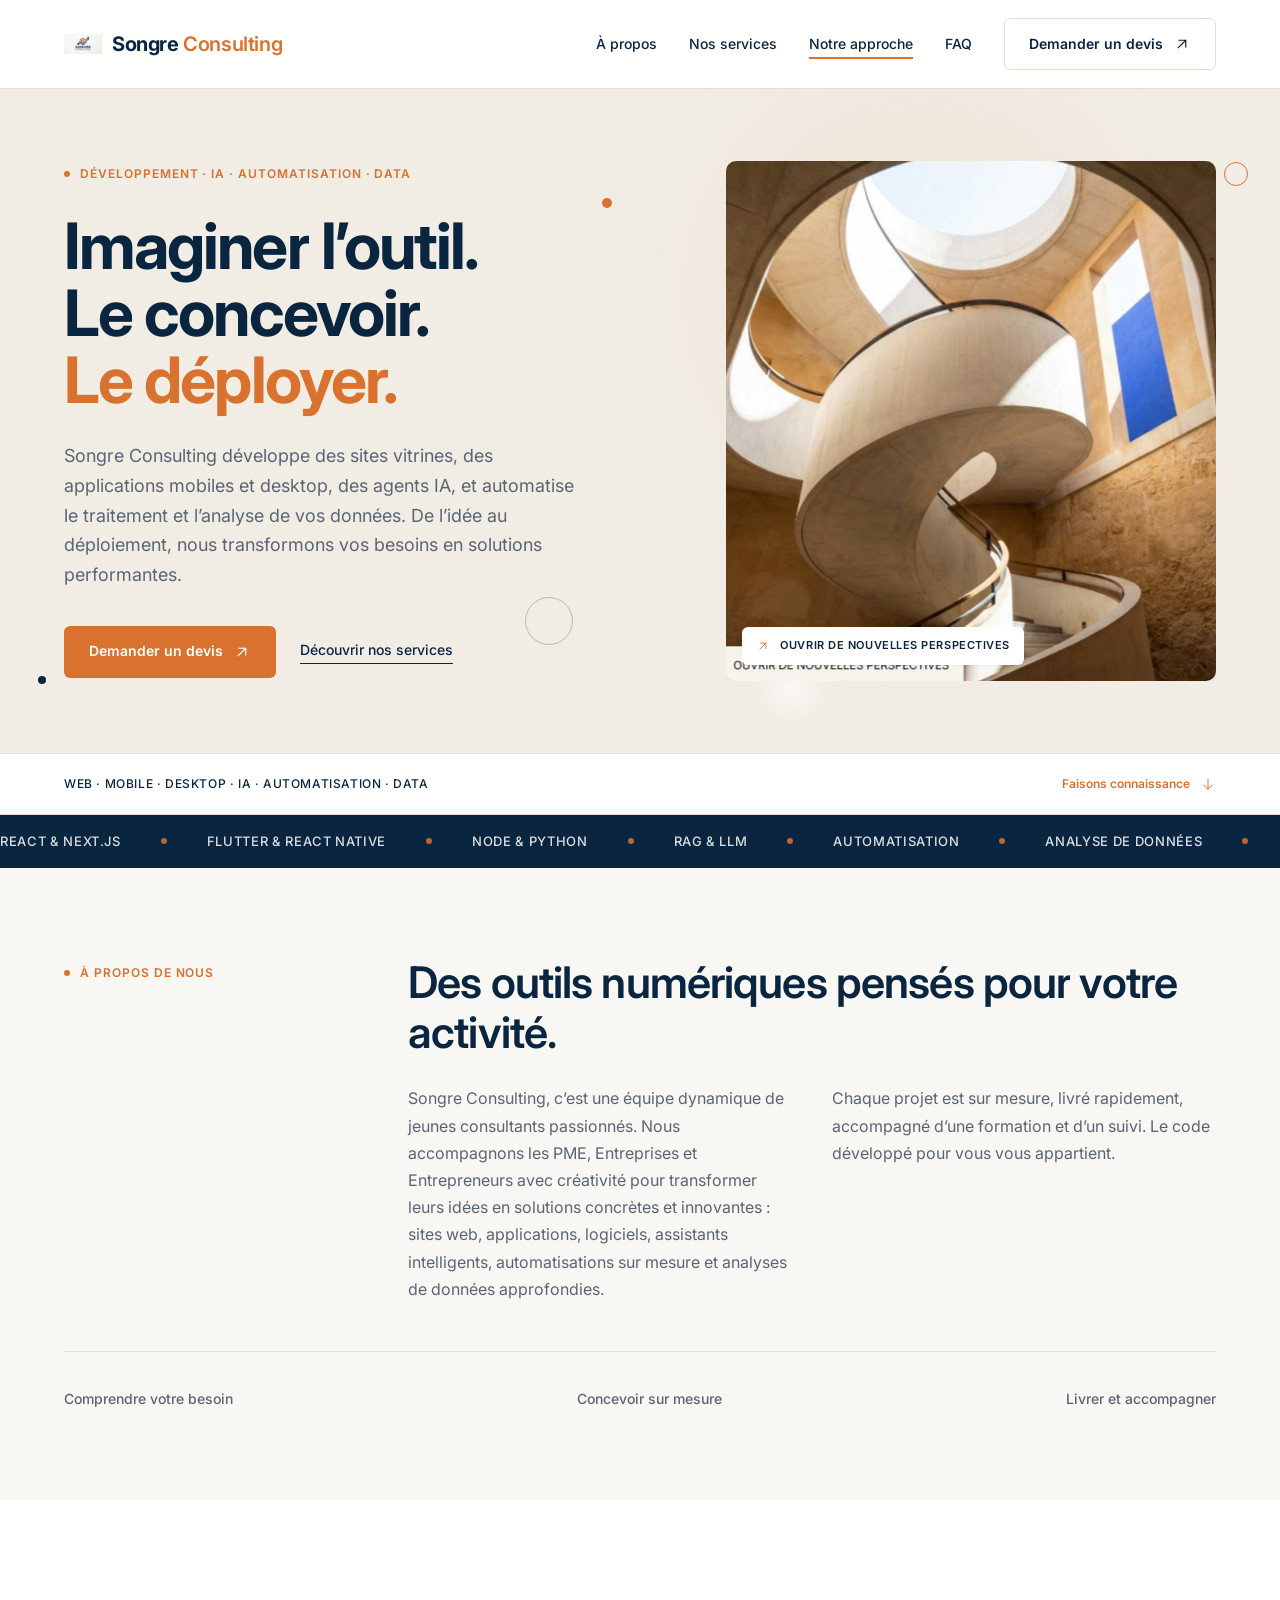
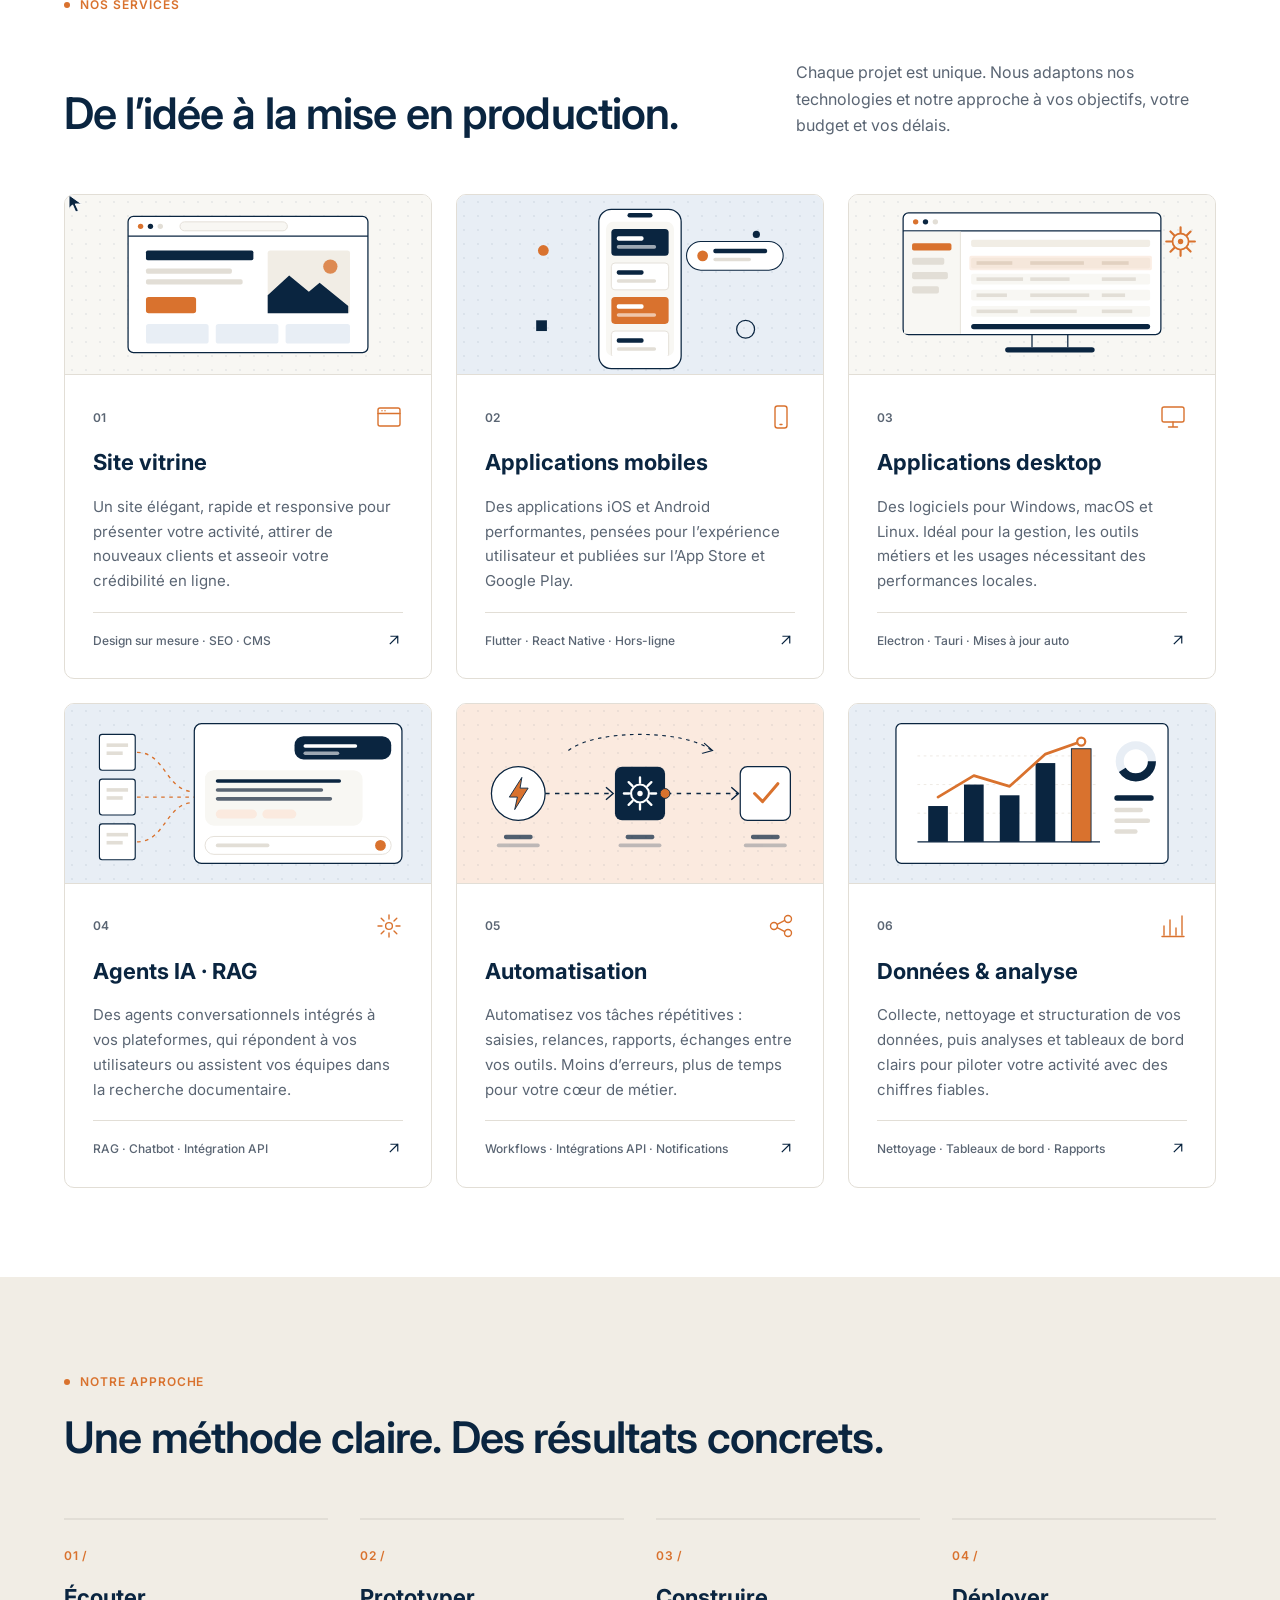
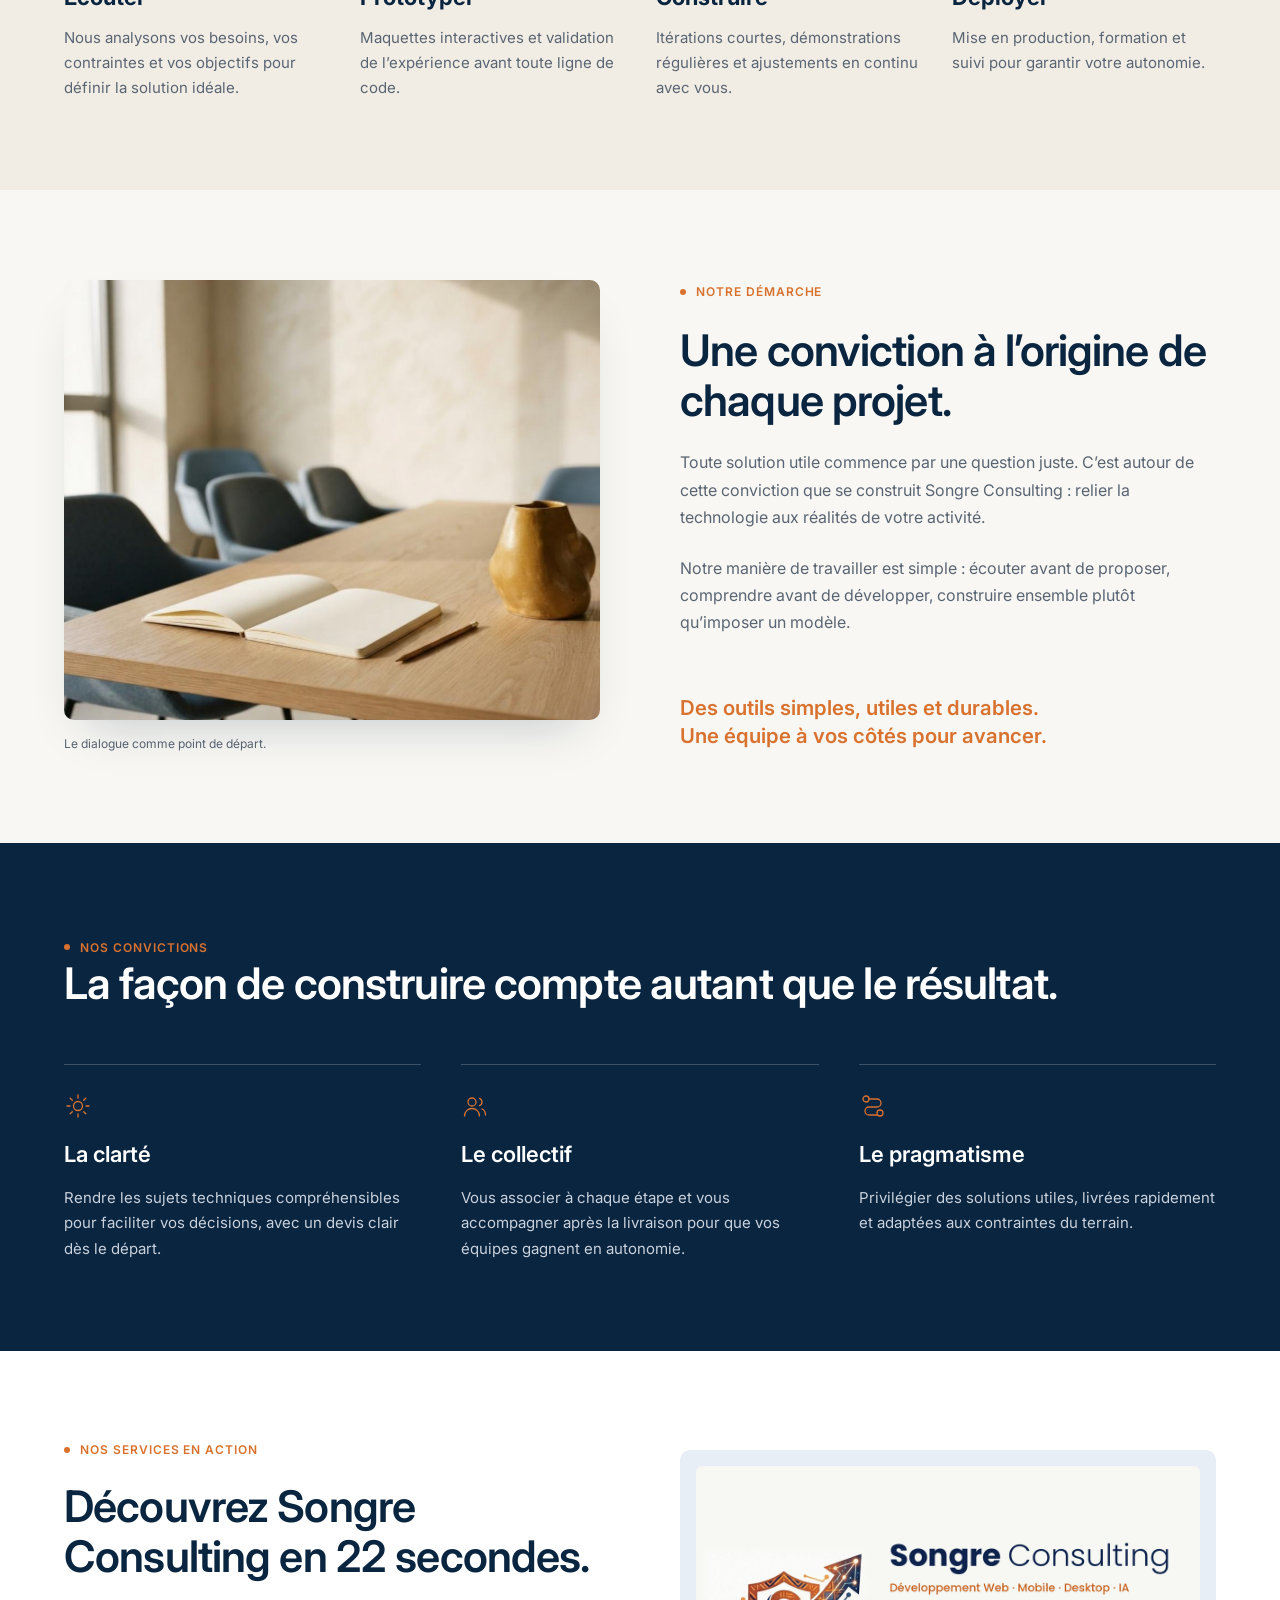
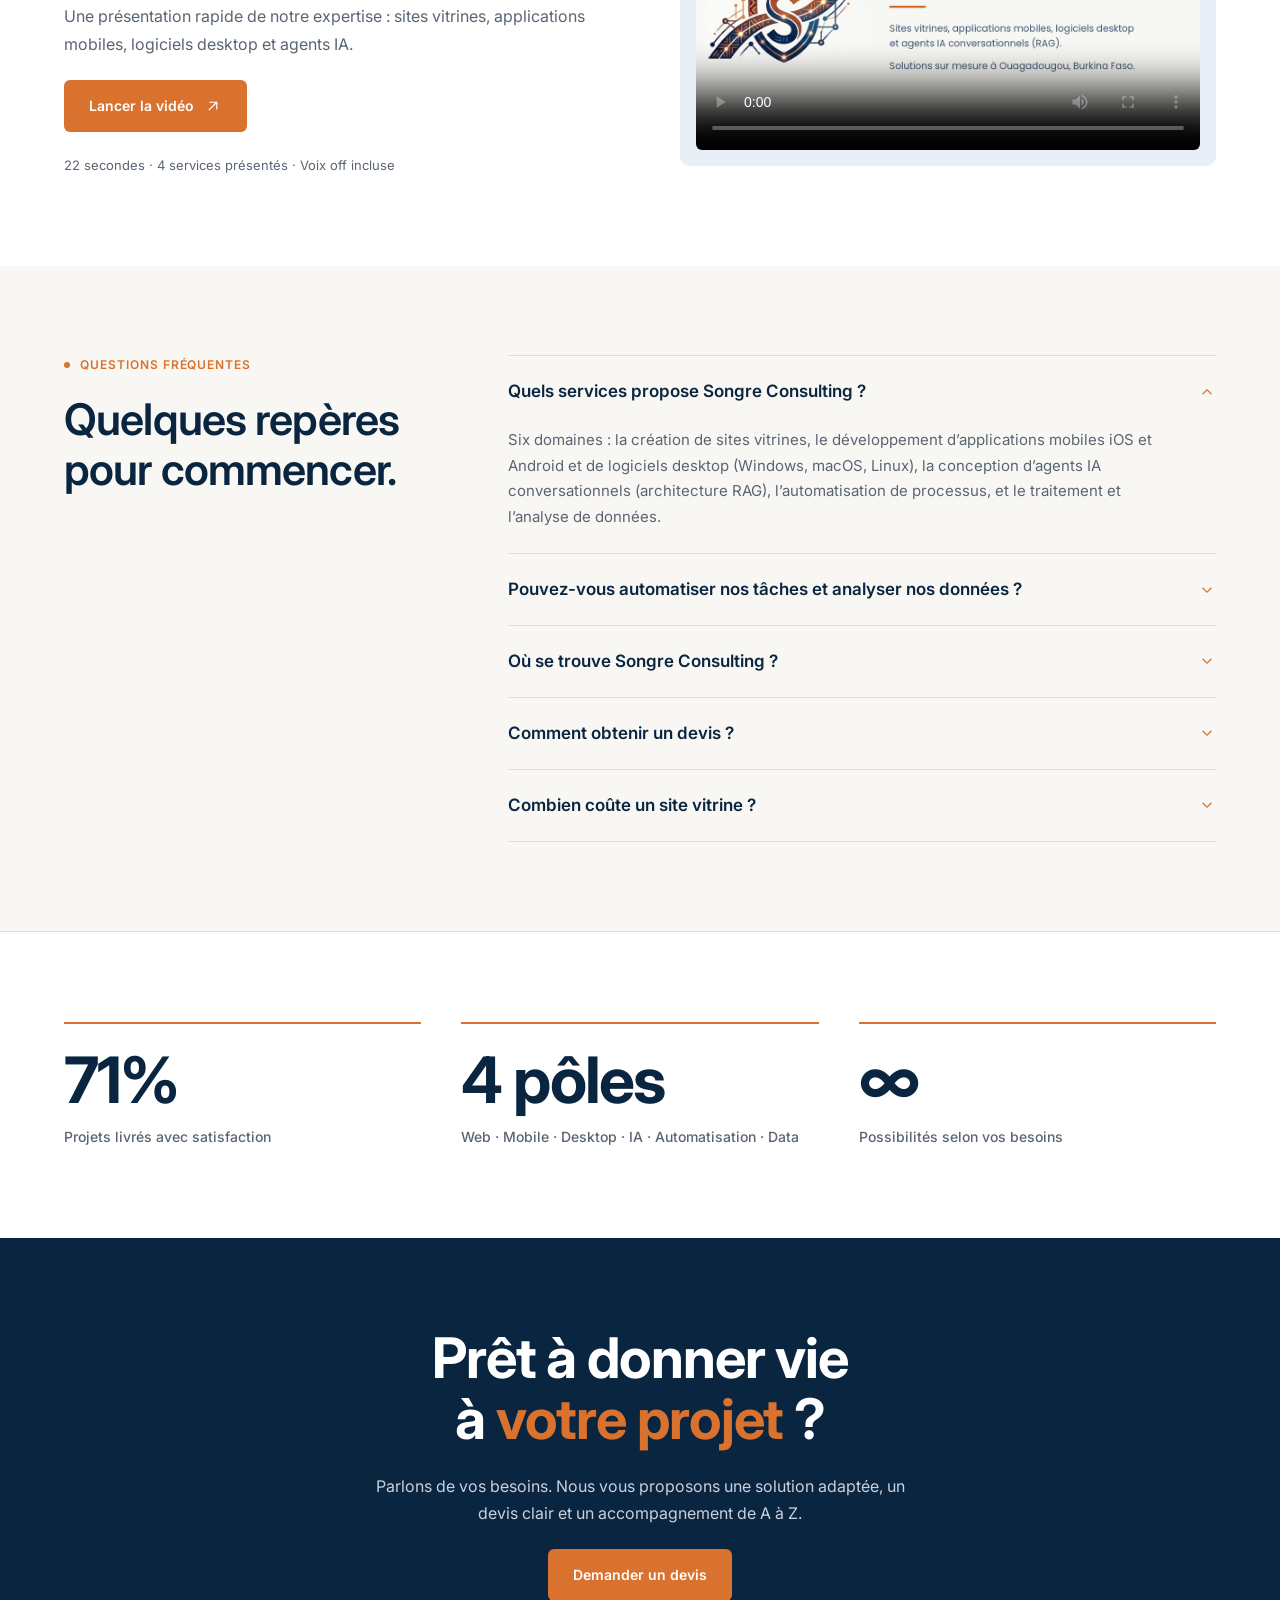
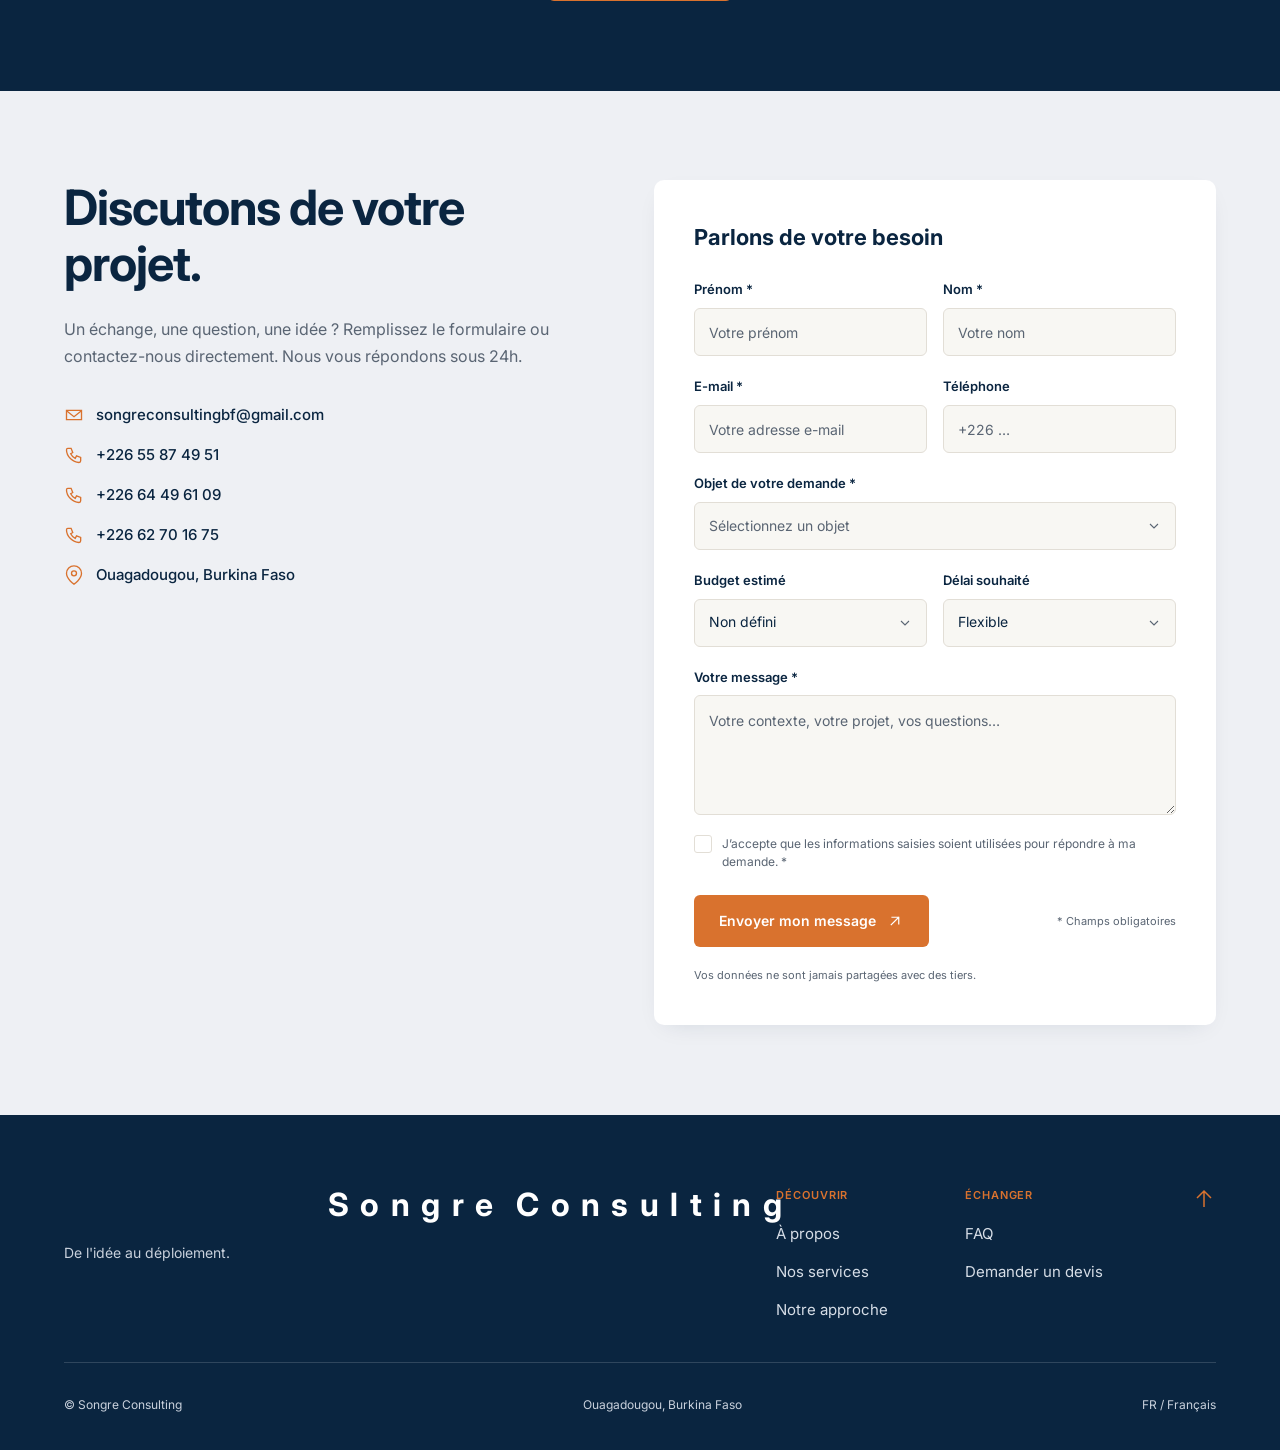
<file: index.html>
<!DOCTYPE html>
<html lang="fr">
<head>
<meta charset="UTF-8">
<meta name="viewport" content="width=device-width, initial-scale=1, viewport-fit=cover">

<title>Songre Consulting - Développement Web, Mobile, Desktop, IA & Data à Ouagadougou</title>
<meta name="description" content="Songre Consulting conçoit sites vitrines, applications mobiles et desktop, agents IA conversationnels (RAG), automatise vos processus et analyse vos données. Solutions sur mesure à Ouagadougou, Burkina Faso. Devis gratuit sous 24h.">
<meta name="keywords" content="Songre Consulting, développement web Burkina Faso, application mobile Ouagadougou, site vitrine Burkina, logiciel desktop, agent IA RAG, chatbot entreprise, automatisation de processus, analyse de données, tableau de bord, traitement de données, développeur web Ouagadougou">
<meta name="author" content="Songre Consulting">
<meta name="robots" content="index, follow, max-image-preview:large, max-snippet:-1, max-video-preview:-1">
<meta name="googlebot" content="index, follow">
<meta name="language" content="French">
<meta name="geo.region" content="BF">
<meta name="geo.placename" content="Ouagadougou">
<meta name="geo.position" content="12.3714;-1.5197">
<meta name="ICBM" content="12.3714, -1.5197">
<link rel="canonical" href="https://songre-consulting.vercel.app/">

<!-- Open Graph -->
<meta property="og:type" content="website">
<meta property="og:url" content="https://songre-consulting.vercel.app/">
<meta property="og:title" content="Songre Consulting — Développement, IA, Automatisation & Data">
<meta property="og:description" content="Sites vitrines, applications mobiles et desktop, agents IA, automatisation de processus et analyse de données. Solutions sur mesure à Ouagadougou, Burkina Faso.">
<meta property="og:image" content="https://songre-consulting.vercel.app//img/og-image.png">
<meta property="og:image:width" content="1200">
<meta property="og:image:height" content="630">
<meta property="og:image:alt" content="Songre Consulting — Développement, IA, automatisation et analyse de données">
<meta property="og:locale" content="fr_FR">
<meta property="og:site_name" content="Songre Consulting">

<!-- Twitter -->
<meta name="twitter:card" content="summary_large_image">
<meta name="twitter:url" content="https://songre-consulting.vercel.app/">
<meta name="twitter:title" content="Songre Consulting — Développement, IA, Automatisation & Data">
<meta name="twitter:description" content="Sites vitrines, applications mobiles et desktop, agents IA, automatisation et analyse de données à Ouagadougou, Burkina Faso.">
<meta name="twitter:image" content="https://songre-consulting.vercel.app/img/og-image.png">

<meta name="theme-color" content="#0A2540">
<meta name="msapplication-TileColor" content="#0A2540">
<link rel="icon" type="image/png" href="/favicon.jpg">
<link rel="apple-touch-icon" href="/favicon.jpg">
<link rel="manifest" href="/manifest.json">

<link rel="preconnect" href="https://fonts.googleapis.com">
<link rel="preconnect" href="https://fonts.gstatic.com" crossorigin>
<link rel="dns-prefetch" href="https://formspree.io">
<link href="https://fonts.googleapis.com/css2?family=Inter:wght@400;500;600;700&display=swap" rel="stylesheet">

<script>document.documentElement.classList.add('js');</script>
<link rel="stylesheet" href="css/style.css">

<script type="application/ld+json">
{
  "@context": "https://schema.org",
  "@graph": [
    {
      "@type": "Organization",
      "@id": "https://songre-consulting.vercel.app/#organization",
      "name": "Songre Consulting",
      "alternateName": "Songre",
      "url": "https://songre-consulting.vercel.app/",
      "logo": {"@type": "ImageObject","url": "https://songre-consulting.vercel.app/img/og-image.jpg","width": 1200,"height": 630},
      "description": "Songre Consulting développe des sites vitrines, applications mobiles, logiciels desktop et agents IA conversationnels (RAG), et intervient dans l'automatisation de processus et l'analyse de données.",
      "email": "songreconsultingbf@gmail.com",
      "telephone": "+22655874951",
      "address": {"@type": "PostalAddress","addressLocality": "Ouagadougou","addressCountry": "BF"},
      "contactPoint": {"@type": "ContactPoint","telephone": "+22655874951","contactType": "customer service","email": "songreconsultingbf@gmail.com","availableLanguage": ["French"]}
    },
    {
      "@type": "WebSite",
      "@id": "https://songre-consulting.vercel.app/#website",
      "url": "https://songre-consulting.vercel.app/",
      "name": "Songre Consulting",
      "inLanguage": "fr-FR",
      "publisher": { "@id": "https://songre-consulting.vercel.app/#organization" }
    },
    {
      "@type": "WebPage",
      "@id": "https://songre-consulting.vercel.app/#webpage",
      "url": "https://songre-consulting.vercel.app/",
      "name": "Songre Consulting — Développement Web, Mobile, Desktop, IA & Data",
      "description": "Sites vitrines, applications mobiles et desktop, agents IA, automatisation et analyse de données. Solutions sur mesure à Ouagadougou, Burkina Faso.",
      "isPartOf": { "@id": "https://songre-consulting.vercel.app/#website" },
      "about": { "@id": "https://songre-consulting.vercel.app/#organization" },
      "inLanguage": "fr-FR"
    },
    {
      "@type": "VideoObject",
      "name": "Songre Consulting — Vidéo promotionnelle",
      "description": "Présentation des services Songre Consulting : sites vitrines, applications mobiles, logiciels desktop et agents IA conversationnels.",
      "thumbnailUrl": "https://songre-consulting.vercel.app/img/og-image.jpg",
      "contentUrl": "https://songre-consulting.vercel.app/videos/songre-presentation.mp4",
      "uploadDate": "2025-01-01",
      "duration": "PT22S",
      "publisher": { "@id": "https://songre-consulting.vercel.app/#organization" }
    },
    {"@type": "Service","serviceType": "Développement de site vitrine","provider": { "@id": "https://songre-consulting.vercel.app/#organization" },"areaServed": { "@type": "Country", "name": "Burkina Faso" },"description": "Création de sites vitrines élégants, rapides et responsives avec design sur mesure, SEO optimisé et CMS."},
    {"@type": "Service","serviceType": "Développement d'applications mobiles","provider": { "@id": "https://songre-consulting.vercel.app/#organization" },"areaServed": { "@type": "Country", "name": "Burkina Faso" },"description": "Applications natives et cross-platform iOS et Android avec Flutter / React Native."},
    {"@type": "Service","serviceType": "Développement d'applications desktop","provider": { "@id": "https://songre-consulting.vercel.app/#organization" },"areaServed": { "@type": "Country", "name": "Burkina Faso" },"description": "Logiciels desktop pour Windows, macOS et Linux avec Electron ou Tauri."},
    {"@type": "Service","serviceType": "Développement d'agents IA conversationnels","provider": { "@id": "https://songre-consulting.vercel.app/#organization" },"areaServed": { "@type": "Country", "name": "Burkina Faso" },"description": "Agents IA avec architecture RAG pour répondre aux utilisateurs et assister la recherche documentaire."},
    {"@type": "Service","serviceType": "Automatisation de processus","provider": { "@id": "https://songre-consulting.vercel.app/#organization" },"areaServed": { "@type": "Country", "name": "Burkina Faso" },"description": "Automatisation des tâches répétitives, des relances, des rapports et des échanges entre vos outils."},
    {"@type": "Service","serviceType": "Traitement et analyse de données","provider": { "@id": "https://songre-consulting.vercel.app/#organization" },"areaServed": { "@type": "Country", "name": "Burkina Faso" },"description": "Collecte, nettoyage et structuration des données, analyses, tableaux de bord et rapports pour piloter votre activité."},
    {
      "@type": "FAQPage",
      "mainEntity": [
        {"@type": "Question","name": "Quels services propose Songre Consulting ?","acceptedAnswer": {"@type": "Answer","text": "Songre Consulting intervient dans six domaines : la création de sites vitrines, le développement d'applications mobiles iOS et Android, de logiciels desktop (Windows, macOS, Linux), la conception d'agents IA conversationnels basés sur une architecture RAG, l'automatisation de processus, et le traitement et l'analyse de données."}},
        {"@type": "Question","name": "Pouvez-vous automatiser nos tâches et analyser nos données ?","acceptedAnswer": {"@type": "Answer","text": "Oui. Songre Consulting automatise les tâches répétitives (saisies, relances, rapports, échanges entre outils) et traite, nettoie et analyse vos données pour produire des tableaux de bord et des rapports exploitables."}},
        {"@type": "Question","name": "Où se trouve Songre Consulting ?","acceptedAnswer": {"@type": "Answer","text": "Songre Consulting est basé à Ouagadougou, au Burkina Faso, et travaille avec des clients dans toute la région."}},
        {"@type": "Question","name": "Comment obtenir un devis Songre Consulting ?","acceptedAnswer": {"@type": "Answer","text": "Vous pouvez demander un devis gratuit en remplissant le formulaire de contact sur le site ou en écrivant à songreconsultingbf@gmail.com. Nous répondons sous 24h."}},
        {"@type": "Question","name": "Combien coûte un site vitrine chez Songre Consulting ?","acceptedAnswer": {"@type": "Answer","text": "Les tarifs dépendent de la complexité du projet. Nos budgets vont de moins de 150 000 FCFA pour un site simple à plus de 600 000 FCFA pour un projet complet. Contactez-nous pour un devis personnalisé."}}
      ]
    },
    {
      "@type": "BreadcrumbList",
      "itemListElement": [
        { "@type": "ListItem", "position": 1, "name": "Accueil", "item": "https://songre-consulting.vercel.app/" },
        { "@type": "ListItem", "position": 2, "name": "Services", "item": "https://songre-consulting.vercel.app/#services" },
        { "@type": "ListItem", "position": 3, "name": "Devis", "item": "https://songre-consulting.vercel.app/#devis" }
      ]
    }
  ]
}
</script>
</head>
<body id="top">

<div id="prog" aria-hidden="true"></div>

<svg width="0" height="0" style="position:absolute" aria-hidden="true" focusable="false">
  <symbol id="i-arrow-ur" viewBox="0 0 24 24"><path d="M7 17 17 7M8 7h9v9" fill="none" stroke="currentColor" stroke-width="1.6" stroke-linecap="square"/></symbol>
  <symbol id="i-arrow-down" viewBox="0 0 24 24"><path d="M12 4v16M5 13l7 7 7-7" fill="none" stroke="currentColor" stroke-width="1.5"/></symbol>
  <symbol id="i-arrow-up" viewBox="0 0 24 24"><path d="M12 20V4M5 11l7-7 7 7" fill="none" stroke="currentColor" stroke-width="1.5"/></symbol>
  <symbol id="i-chevron" viewBox="0 0 24 24"><path d="m6 9 6 6 6-6" fill="none" stroke="currentColor" stroke-width="1.6"/></symbol>
  <symbol id="i-web" viewBox="0 0 28 28"><rect x="3" y="5" width="22" height="18" rx="2" fill="none" stroke="currentColor" stroke-width="1.4"/><path d="M3 10.5h22M7 7.8h.01M10 7.8h.01" fill="none" stroke="currentColor" stroke-width="1.4" stroke-linecap="round"/></symbol>
  <symbol id="i-mobile" viewBox="0 0 28 28"><rect x="8" y="3" width="12" height="22" rx="2.5" fill="none" stroke="currentColor" stroke-width="1.4"/><path d="M13 21.5h2" fill="none" stroke="currentColor" stroke-width="1.4" stroke-linecap="round"/></symbol>
  <symbol id="i-desktop" viewBox="0 0 28 28"><rect x="3" y="4" width="22" height="15" rx="2" fill="none" stroke="currentColor" stroke-width="1.4"/><path d="M9.5 24h9M14 19v5" fill="none" stroke="currentColor" stroke-width="1.4" stroke-linecap="round"/></symbol>
  <symbol id="i-ai" viewBox="0 0 28 28"><circle cx="14" cy="14" r="3.4" fill="none" stroke="currentColor" stroke-width="1.4"/><path d="M14 3v4M14 21v4M3 14h4M21 14h4M6.2 6.2l2.8 2.8M19 19l2.8 2.8M6.2 21.8 9 19M19 9l2.8-2.8" fill="none" stroke="currentColor" stroke-width="1.4" stroke-linecap="round"/></symbol>
  <symbol id="i-auto" viewBox="0 0 28 28"><circle cx="7" cy="14" r="3.5" fill="none" stroke="currentColor" stroke-width="1.4"/><circle cx="21" cy="7" r="3.5" fill="none" stroke="currentColor" stroke-width="1.4"/><circle cx="21" cy="21" r="3.5" fill="none" stroke="currentColor" stroke-width="1.4"/><path d="m10.2 12.4 7.6-4M10.2 15.6l7.6 4" fill="none" stroke="currentColor" stroke-width="1.4" stroke-linecap="round"/></symbol>
  <symbol id="i-data" viewBox="0 0 28 28"><path d="M5 23v-9M11 23V8M17 23v-7M23 23V4M3 24.5h22" fill="none" stroke="currentColor" stroke-width="1.4" stroke-linecap="round"/></symbol>
  <symbol id="i-sun" viewBox="0 0 28 28"><circle cx="14" cy="14" r="4.5" fill="none" stroke="currentColor" stroke-width="1.3"/><path d="M14 3v3M14 22v3M3 14h3M22 14h3M6.2 6.2l2.1 2.1M19.7 19.7l2.1 2.1M6.2 21.8l2.1-2.1M19.7 8.3l2.1-2.1" fill="none" stroke="currentColor" stroke-width="1.3" stroke-linecap="round"/></symbol>
  <symbol id="i-users" viewBox="0 0 28 28"><circle cx="11" cy="10" r="4" fill="none" stroke="currentColor" stroke-width="1.3"/><path d="M3.5 24c0-4.4 3.4-7.5 7.5-7.5s7.5 3.1 7.5 7.5" fill="none" stroke="currentColor" stroke-width="1.3" stroke-linecap="round"/><path d="M18.5 6.3a4 4 0 0 1 0 7.4M21 17c2.2.9 3.5 3.2 3.5 6" fill="none" stroke="currentColor" stroke-width="1.3" stroke-linecap="round"/></symbol>
  <symbol id="i-route" viewBox="0 0 28 28"><circle cx="7" cy="7" r="3" fill="none" stroke="currentColor" stroke-width="1.3"/><circle cx="21" cy="21" r="3" fill="none" stroke="currentColor" stroke-width="1.3"/><path d="M10 7h8a4 4 0 0 1 0 8H10a4 4 0 0 0 0 8h8" fill="none" stroke="currentColor" stroke-width="1.3" stroke-linecap="round"/></symbol>
</svg>

<a class="skip" href="#main">Aller au contenu</a>

<header class="nav" id="nav">
  <div class="wrap nav-in">
    <a class="brand" href="#top" aria-label="Songre Consulting — Retour à l'accueil">
      <img src="/favicon.jpg" alt="Logo Songre Consulting" class="brand-logo" width="200" height="200">
      <span class="brand-text">Songre<span class="accent"> Consulting</span></span>
    </a>
    <button class="nav-toggle" id="nav-toggle" aria-expanded="false" aria-controls="nav-links" aria-label="Ouvrir le menu"><span></span><span></span></button>
    <nav class="nav-links" id="nav-links" aria-label="Navigation principale">
      <a href="#a-propos">À propos</a>
      <a href="#services">Nos services</a>
      <a href="#approche">Notre approche</a>
      <a href="#faq">FAQ</a>
      <a class="btn btn-ghost" href="#devis"><span>Demander un devis</span><svg aria-hidden="true"><use href="#i-arrow-ur"/></svg></a>
    </nav>
  </div>
</header>

<main id="main">

<!-- ACCUEIL -->
<section class="s-hero" id="accueil">
  <div class="shapes" aria-hidden="true"><i></i><i></i><i></i><i></i><i></i></div>
  <div class="wrap hero-grid">
    <div class="hero-text">
      <p class="eyebrow"><i></i>Développement · IA · Automatisation · Data</p>
      <h1 class="split" id="hero-title">Imaginer l’outil.<br>Le concevoir.<br><span class="accent">Le déployer.</span></h1>
      <p class="lead">Songre Consulting développe des sites vitrines, des applications mobiles et desktop, des agents IA, et automatise le traitement et l’analyse de vos données. De l’idée au déploiement, nous transformons vos besoins en solutions performantes.</p>
      <div class="actions">
        <a class="btn btn-orange" href="#devis"><span>Demander un devis</span><svg aria-hidden="true"><use href="#i-arrow-ur"/></svg></a>
        <a class="link-u" href="#services">Découvrir nos services</a>
      </div>
    </div>
    <figure class="hero-fig ph">
      <img src="img/hero.jpg" width="590" height="520" alt="Illustration abstraite représentant le développement numérique et l'IA" fetchpriority="high" data-par="0.06" onerror="this.remove()">
      <figcaption><svg aria-hidden="true"><use href="#i-arrow-ur"/></svg>Ouvrir de nouvelles perspectives</figcaption>
    </figure>
  </div>
  <div class="strip">
    <div class="wrap strip-in">
      <p>Web · Mobile · Desktop · IA · Automatisation · Data</p>
      <a href="#a-propos">Faisons connaissance<svg aria-hidden="true"><use href="#i-arrow-down"/></svg></a>
    </div>
  </div>
</section>

<div class="marq" aria-hidden="true">
  <div class="marq-track">
    <span>React &amp; Next.js</span><span>Flutter &amp; React Native</span><span>Node &amp; Python</span><span>RAG &amp; LLM</span><span>Automatisation</span><span>Analyse de données</span><span>Tableaux de bord</span><span>Electron &amp; Tauri</span><span>Cloud &amp; DevOps</span><span>UI / UX</span><span>API &amp; Microservices</span>
    <span>React &amp; Next.js</span><span>Flutter &amp; React Native</span><span>Node &amp; Python</span><span>RAG &amp; LLM</span><span>Automatisation</span><span>Analyse de données</span><span>Tableaux de bord</span><span>Electron &amp; Tauri</span><span>Cloud &amp; DevOps</span><span>UI / UX</span><span>API &amp; Microservices</span>
  </div>
</div>

<!-- À PROPOS -->
<section class="s-about" id="a-propos">
  <div class="wrap about-grid">
    <p class="eyebrow"><i></i>À propos de nous</p>
    <div class="about-main">
      <h2 class="h2 split">Des outils numériques pensés pour votre activité.</h2>
      <div class="two-col">
        <p>Songre Consulting, c’est une équipe dynamique de jeunes consultants passionnés. Nous accompagnons les PME, Entreprises et Entrepreneurs avec créativité pour transformer leurs idées en solutions concrètes et innovantes : sites web, applications, logiciels, assistants intelligents, automatisations sur mesure et analyses de données approfondies.</p>
        <p>Chaque projet est sur mesure, livré rapidement, accompagné d’une formation et d’un suivi. Le code développé pour vous vous appartient.</p>
      </div>
    </div>
  </div>
  <div class="wrap">
    <hr class="rule">
    <ul class="intents">
      <li>Comprendre votre besoin</li>
      <li>Concevoir sur mesure</li>
      <li>Livrer et accompagner</li>
    </ul>
  </div>
</section>

<!-- SERVICES — 6 cartes complètes -->
<section class="s-services" id="services">
  <div class="wrap">
    <p class="eyebrow"><i></i>Nos services</p>
    <div class="sv-head">
      <h2 class="h2 split">De l’idée à la mise en production.</h2>
      <p class="muted">Chaque projet est unique. Nous adaptons nos technologies et notre approche à vos objectifs, votre budget et vos délais.</p>
    </div>

    <div class="cards">

      <!-- 01 — Site vitrine -->
      <a class="card" href="#devis" data-service="Site vitrine">
        <div class="card-art t1">
          <svg class="art art-web" viewBox="0 0 400 200" role="img" aria-label="Illustration animée : un site web qui se construit">
            <g class="bob">
              <rect x="66" y="24" width="268" height="152" rx="6" fill="#fff" stroke="#0A2540" stroke-width="1.4"/>
              <path d="M66 46h268" stroke="#0A2540" stroke-width="1.4"/>
              <circle cx="80" cy="35" r="3" fill="#D9722E"/><circle cx="91" cy="35" r="3" fill="#0A2540"/><circle cx="102" cy="35" r="3" fill="#e2ded6"/>
              <rect x="124" y="30" width="120" height="10" rx="5" fill="#f8f7f3" stroke="#e2ded6"/>
              <rect class="sk s1" x="86" y="62" width="120" height="11" rx="2" fill="#0A2540"/>
              <rect class="sk s2" x="86" y="82" width="96" height="6" rx="2" fill="#e2ded6"/>
              <rect class="sk s3" x="86" y="94" width="108" height="6" rx="2" fill="#e2ded6"/>
              <rect class="pulse" x="86" y="114" width="56" height="18" rx="3" fill="#D9722E"/>
              <rect x="222" y="62" width="92" height="70" rx="3" fill="#f1ede5"/>
              <circle class="sunc" cx="292" cy="80" r="8" fill="#D9722E" opacity=".8"/>
              <path d="M222 132V112l24-22 22 18 12-10 32 26v8z" fill="#0A2540"/>
              <g class="cards3"><rect x="86" y="144" width="70" height="22" rx="3" fill="#e8eef5"/><rect x="164" y="144" width="70" height="22" rx="3" fill="#e8eef5"/><rect x="242" y="144" width="72" height="22" rx="3" fill="#e8eef5"/></g>
              <g class="cursor"><path d="M0 0v15l4-4 3.5 8 3-1.4-3.5-7.6H14z" fill="#0A2540" stroke="#fff" stroke-width="1"/></g>
            </g>
          </svg>
        </div>
        <div class="card-body">
          <div class="card-top"><span>01</span><svg class="ico" aria-hidden="true"><use href="#i-web"/></svg></div>
          <h3>Site vitrine</h3>
          <p>Un site élégant, rapide et responsive pour présenter votre activité, attirer de nouveaux clients et asseoir votre crédibilité en ligne.</p>
          <div class="card-foot"><span>Design sur mesure · SEO · CMS</span><svg aria-hidden="true"><use href="#i-arrow-ur"/></svg></div>
        </div>
      </a>

      <!-- 02 — Applications mobiles -->
      <a class="card" href="#devis" data-service="Application mobile / iOS">
        <div class="card-art t2">
          <svg class="art art-mobile" viewBox="0 0 400 200" role="img" aria-label="Illustration animée : une application mobile avec notification">
            <defs><clipPath id="scr"><rect x="162" y="30" width="76" height="150" rx="8"/></clipPath></defs>
            <g class="orb-s">
              <circle cx="92" cy="62" r="6" fill="#D9722E"/>
              <circle cx="318" cy="150" r="10" fill="none" stroke="#0A2540" stroke-width="1.4"/>
              <rect x="84" y="140" width="12" height="12" fill="#0A2540"/>
              <circle cx="330" cy="44" r="4" fill="#0A2540"/>
            </g>
            <g class="bob">
              <rect x="154" y="16" width="92" height="178" rx="14" fill="#fff" stroke="#0A2540" stroke-width="1.4"/>
              <rect x="162" y="30" width="76" height="150" rx="8" fill="#f8f7f3"/>
              <rect x="186" y="20" width="28" height="5" rx="2.5" fill="#0A2540"/>
              <g clip-path="url(#scr)"><g class="feed">
                <rect x="168" y="38" width="64" height="30" rx="4" fill="#0A2540"/><rect x="174" y="46" width="30" height="5" rx="2" fill="#fff"/><rect x="174" y="56" width="44" height="4" rx="2" fill="#fff" opacity=".6"/>
                <rect x="168" y="76" width="64" height="30" rx="4" fill="#fff" stroke="#e2ded6"/><rect x="174" y="84" width="30" height="5" rx="2" fill="#0A2540"/><rect x="174" y="94" width="44" height="4" rx="2" fill="#e2ded6"/>
                <rect x="168" y="114" width="64" height="30" rx="4" fill="#D9722E"/><rect x="174" y="122" width="30" height="5" rx="2" fill="#fff"/><rect x="174" y="132" width="44" height="4" rx="2" fill="#fff" opacity=".6"/>
                <rect x="168" y="152" width="64" height="30" rx="4" fill="#fff" stroke="#e2ded6"/><rect x="174" y="160" width="30" height="5" rx="2" fill="#0A2540"/><rect x="174" y="170" width="44" height="4" rx="2" fill="#e2ded6"/>
              </g></g>
            </g>
            <g class="notif"><rect x="252" y="52" width="108" height="32" rx="16" fill="#fff" stroke="#0A2540" stroke-width="1.2"/><circle cx="270" cy="68" r="6" fill="#D9722E"/><rect x="282" y="60" width="60" height="5" rx="2" fill="#0A2540"/><rect x="282" y="70" width="42" height="4" rx="2" fill="#e2ded6"/></g>
          </svg>
        </div>
        <div class="card-body">
          <div class="card-top"><span>02</span><svg class="ico" aria-hidden="true"><use href="#i-mobile"/></svg></div>
          <h3>Applications mobiles</h3>
          <p>Des applications iOS et Android performantes, pensées pour l’expérience utilisateur et publiées sur l’App Store et Google Play.</p>
          <div class="card-foot"><span>Flutter · React Native · Hors-ligne</span><svg aria-hidden="true"><use href="#i-arrow-ur"/></svg></div>
        </div>
      </a>

      <!-- 03 — Applications desktop -->
      <a class="card" href="#devis" data-service="Application desktop">
        <div class="card-art t1">
          <svg class="art art-desktop" viewBox="0 0 400 200" role="img" aria-label="Illustration animée : un logiciel desktop qui traite des données">
            <g class="bob">
              <rect x="56" y="20" width="288" height="136" rx="6" fill="#fff" stroke="#0A2540" stroke-width="1.4"/>
              <path d="M56 40h288" stroke="#0A2540" stroke-width="1.4"/>
              <circle cx="70" cy="30" r="3" fill="#D9722E"/><circle cx="81" cy="30" r="3" fill="#0A2540"/><circle cx="92" cy="30" r="3" fill="#e2ded6"/>
              <rect x="57" y="41" width="63" height="114" fill="#f8f7f3"/><path d="M120 41v114" stroke="#e2ded6"/>
              <rect x="66" y="54" width="44" height="8" rx="2" fill="#D9722E"/><rect x="66" y="70" width="36" height="8" rx="2" fill="#e2ded6"/><rect x="66" y="86" width="40" height="8" rx="2" fill="#e2ded6"/><rect x="66" y="102" width="30" height="8" rx="2" fill="#e2ded6"/>
              <rect x="132" y="50" width="200" height="8" rx="2" fill="#f1ede5"/>
              <g fill="#f8f7f3"><rect x="132" y="70" width="200" height="12" rx="2"/><rect x="132" y="88" width="200" height="12" rx="2"/><rect x="132" y="106" width="200" height="12" rx="2"/><rect x="132" y="124" width="200" height="12" rx="2"/></g>
              <g fill="#e2ded6"><rect x="138" y="74" width="40" height="4"/><rect x="198" y="74" width="60" height="4"/><rect x="278" y="74" width="30" height="4"/><rect x="138" y="92" width="52" height="4"/><rect x="198" y="92" width="44" height="4"/><rect x="278" y="92" width="38" height="4"/><rect x="138" y="110" width="34" height="4"/><rect x="198" y="110" width="66" height="4"/><rect x="278" y="110" width="26" height="4"/><rect x="138" y="128" width="46" height="4"/><rect x="198" y="128" width="52" height="4"/><rect x="278" y="128" width="34" height="4"/></g>
              <rect class="hl" x="130" y="68" width="204" height="16" rx="2" fill="#D9722E" opacity=".12"/>
              <rect x="132" y="144" width="200" height="6" rx="3" fill="#e8eef5"/>
              <rect class="loadbar" x="132" y="144" width="200" height="6" rx="3" fill="#0A2540"/>
              <path d="M200 156v14M240 156v14" stroke="#0A2540" stroke-width="1.4"/>
              <rect x="170" y="170" width="100" height="6" rx="3" fill="#0A2540"/>
            </g>
            <g class="cog"><circle cx="366" cy="52" r="9" fill="none" stroke="#D9722E" stroke-width="2"/><circle cx="366" cy="52" r="3" fill="#D9722E"/><path d="M366 36v6M366 62v6M350 52h6M376 52h6M354.7 40.7l4.2 4.2M373 59l4.2 4.2M354.7 63.3l4.2-4.2M373 45l4.2-4.2" stroke="#D9722E" stroke-width="2.4" stroke-linecap="round"/></g>
          </svg>
        </div>
        <div class="card-body">
          <div class="card-top"><span>03</span><svg class="ico" aria-hidden="true"><use href="#i-desktop"/></svg></div>
          <h3>Applications desktop</h3>
          <p>Des logiciels pour Windows, macOS et Linux. Idéal pour la gestion, les outils métiers et les usages nécessitant des performances locales.</p>
          <div class="card-foot"><span>Electron · Tauri · Mises à jour auto</span><svg aria-hidden="true"><use href="#i-arrow-ur"/></svg></div>
        </div>
      </a>

      <!-- 04 — Agents IA · RAG -->
      <a class="card" href="#devis" data-service="Agent IA (RAG)">
        <div class="card-art t2">
          <svg class="art art-ai" viewBox="0 0 400 200" role="img" aria-label="Illustration animée : un agent IA qui répond à partir de vos documents">
            <g fill="#fff" stroke="#0A2540" stroke-width="1.3">
              <rect class="bob" x="34" y="34" width="40" height="40" rx="3"/><rect class="bob d2" x="34" y="84" width="40" height="40" rx="3"/><rect class="bob d3" x="34" y="134" width="40" height="40" rx="3"/>
            </g>
            <g fill="#e2ded6"><rect x="42" y="44" width="24" height="4"/><rect x="42" y="53" width="18" height="4"/><rect x="42" y="94" width="24" height="4"/><rect x="42" y="103" width="18" height="4"/><rect x="42" y="144" width="24" height="4"/><rect x="42" y="153" width="18" height="4"/></g>
            <g fill="none" stroke="#D9722E" stroke-width="1.5" class="dash"><path d="M76 54C108 54 108 98 140 98"/><path d="M76 104H140"/><path d="M76 154C108 154 108 110 140 110"/></g>
            <rect x="140" y="22" width="232" height="156" rx="8" fill="#fff" stroke="#0A2540" stroke-width="1.4"/>
            <g class="m1"><rect x="252" y="36" width="108" height="26" rx="10" fill="#0A2540"/><rect x="262" y="45" width="60" height="4" rx="2" fill="#fff"/><rect x="262" y="53" width="40" height="4" rx="2" fill="#fff" opacity=".6"/></g>
            <g class="m2"><rect x="152" y="74" width="56" height="26" rx="10" fill="#f8f7f3"/><circle class="td" cx="168" cy="87" r="3" fill="#0A2540"/><circle class="td td2" cx="180" cy="87" r="3" fill="#0A2540"/><circle class="td td3" cx="192" cy="87" r="3" fill="#0A2540"/></g>
            <g class="m3"><rect x="152" y="74" width="176" height="62" rx="10" fill="#f8f7f3"/><rect x="164" y="84" width="140" height="4" rx="2" fill="#0A2540"/><rect x="164" y="94" width="120" height="4" rx="2" fill="#5a6573"/><rect x="164" y="104" width="130" height="4" rx="2" fill="#5a6573"/><rect x="164" y="118" width="46" height="10" rx="5" fill="#fbeadf"/><rect x="216" y="118" width="38" height="10" rx="5" fill="#fbeadf"/></g>
            <rect x="152" y="148" width="208" height="20" rx="10" fill="none" stroke="#e2ded6"/><rect x="164" y="156" width="60" height="4" rx="2" fill="#e2ded6"/><circle class="pulse" cx="348" cy="158" r="6" fill="#D9722E"/>
          </svg>
        </div>
        <div class="card-body">
          <div class="card-top"><span>04</span><svg class="ico" aria-hidden="true"><use href="#i-ai"/></svg></div>
          <h3>Agents IA · RAG</h3>
          <p>Des agents conversationnels intégrés à vos plateformes, qui répondent à vos utilisateurs ou assistent vos équipes dans la recherche documentaire.</p>
          <div class="card-foot"><span>RAG · Chatbot · Intégration API</span><svg aria-hidden="true"><use href="#i-arrow-ur"/></svg></div>
        </div>
      </a>

      <!-- 05 — Automatisation -->
      <a class="card" href="#devis" data-service="Automatisation de processus">
        <div class="card-art t3">
          <svg class="art art-auto" viewBox="0 0 400 200" role="img" aria-label="Illustration animée : un processus automatisé en trois étapes">
            <g class="bob">
              <path class="flow" d="M94 100H170M230 100H310" fill="none" stroke="#0A2540" stroke-width="1.6"/>
              <path d="M162 93l8 7-8 7M302 93l8 7-8 7" fill="none" stroke="#0A2540" stroke-width="1.6"/>
              <circle cx="64" cy="100" r="30" fill="#fff" stroke="#0A2540" stroke-width="1.4"/>
              <path d="M68 82 54 104h9l-3 14 15-24h-9z" fill="#D9722E" stroke="#0A2540" stroke-width="1" stroke-linejoin="round"/>
              <rect x="172" y="70" width="56" height="60" rx="8" fill="#0A2540"/>
              <g class="gear"><circle cx="200" cy="100" r="10" fill="none" stroke="#fff" stroke-width="2.4"/><circle cx="200" cy="100" r="3" fill="#fff"/><path d="M200 82v6M200 112v6M182 100h6M212 100h6M187.3 87.3l4.2 4.2M208.5 108.5l4.2 4.2M187.3 112.7l4.2-4.2M208.5 91.5l4.2-4.2" stroke="#fff" stroke-width="2.6" stroke-linecap="round"/></g>
              <g class="n3"><rect x="312" y="70" width="56" height="60" rx="8" fill="#fff" stroke="#0A2540" stroke-width="1.4"/><path class="tick" d="M328 100l9 9 17-20" fill="none" stroke="#D9722E" stroke-width="3.4" stroke-linecap="round" stroke-linejoin="round"/></g>
              <circle r="5.5" fill="#D9722E" stroke="#0A2540" stroke-width="1"><animateMotion dur="3.2s" repeatCount="indefinite" path="M94 100H312"/></circle>
              <g fill="#0A2540" opacity=".7"><rect x="48" y="146" width="32" height="5" rx="2"/><rect x="184" y="146" width="32" height="5" rx="2"/><rect x="324" y="146" width="32" height="5" rx="2"/></g>
              <g fill="#0A2540" opacity=".25"><rect x="40" y="156" width="48" height="4" rx="2"/><rect x="176" y="156" width="48" height="4" rx="2"/><rect x="316" y="156" width="48" height="4" rx="2"/></g>
              <path class="loop" d="M120 52C150 28 250 28 280 52" fill="none" stroke="#0A2540" stroke-width="1.3"/>
              <path d="m272 44 9 8-11 3" fill="none" stroke="#0A2540" stroke-width="1.3" stroke-linecap="round"/>
            </g>
          </svg>
        </div>
        <div class="card-body">
          <div class="card-top"><span>05</span><svg class="ico" aria-hidden="true"><use href="#i-auto"/></svg></div>
          <h3>Automatisation</h3>
          <p>Automatisez vos tâches répétitives : saisies, relances, rapports, échanges entre vos outils. Moins d’erreurs, plus de temps pour votre cœur de métier.</p>
          <div class="card-foot"><span>Workflows · Intégrations API · Notifications</span><svg aria-hidden="true"><use href="#i-arrow-ur"/></svg></div>
        </div>
      </a>

      <!-- 06 — Données & analyse -->
      <a class="card" href="#devis" data-service="Traitement & analyse de données">
        <div class="card-art t2">
          <svg class="art art-data" viewBox="0 0 400 200" role="img" aria-label="Illustration animée : un tableau de bord d'analyse de données">
            <g class="bob">
              <rect x="48" y="22" width="304" height="156" rx="6" fill="#fff" stroke="#0A2540" stroke-width="1.4"/>
              <g stroke="#ece8e1" stroke-width="1" stroke-dasharray="3 4"><path d="M72 122H272M72 90H272M72 58H272"/></g>
              <path d="M72 154H276" stroke="#0A2540" stroke-width="1.4"/>
              <rect class="bb b1" x="84" y="114" width="22" height="40" fill="#0A2540"/>
              <rect class="bb b2" x="124" y="90" width="22" height="64" fill="#0A2540"/>
              <rect class="bb b3" x="164" y="102" width="22" height="52" fill="#0A2540"/>
              <rect class="bb b4" x="204" y="66" width="22" height="88" fill="#0A2540"/>
              <rect class="bb b5" x="244" y="50" width="22" height="104" fill="#D9722E" stroke="#0A2540" stroke-width="1"/>
              <path class="ln" d="M95 104 135 80l40 12 40-36 40-14" fill="none" stroke="#D9722E" stroke-width="3" stroke-linecap="round" stroke-linejoin="round"/>
              <circle class="pt" cx="255" cy="42" r="4.5" fill="#fff" stroke="#D9722E" stroke-width="2.5"/>
              <circle cx="316" cy="64" r="18" fill="none" stroke="#e8eef5" stroke-width="9"/>
              <circle class="dn" cx="316" cy="64" r="18" fill="none" stroke="#0A2540" stroke-width="9" stroke-dasharray="46 120"/>
              <g><rect x="292" y="102" width="44" height="6" rx="3" fill="#0A2540"/><rect x="292" y="116" width="32" height="5" rx="2.5" fill="#e2ded6"/><rect x="292" y="128" width="40" height="5" rx="2.5" fill="#e2ded6"/><rect x="292" y="140" width="26" height="5" rx="2.5" fill="#e2ded6"/></g>
            </g>
          </svg>
        </div>
        <div class="card-body">
          <div class="card-top"><span>06</span><svg class="ico" aria-hidden="true"><use href="#i-data"/></svg></div>
          <h3>Données &amp; analyse</h3>
          <p>Collecte, nettoyage et structuration de vos données, puis analyses et tableaux de bord clairs pour piloter votre activité avec des chiffres fiables.</p>
          <div class="card-foot"><span>Nettoyage · Tableaux de bord · Rapports</span><svg aria-hidden="true"><use href="#i-arrow-ur"/></svg></div>
        </div>
      </a>

    </div>
  </div>
</section>

<!-- APPROCHE -->
<section class="s-approach" id="approche">
  <div class="wrap">
    <p class="eyebrow"><i></i>Notre approche</p>
    <h2 class="h2 split">Une méthode claire. Des résultats concrets.</h2>
    <ol class="steps">
      <li><span>01 /</span><h3>Écouter</h3><p>Nous analysons vos besoins, vos contraintes et vos objectifs pour définir la solution idéale.</p></li>
      <li><span>02 /</span><h3>Prototyper</h3><p>Maquettes interactives et validation de l’expérience avant toute ligne de code.</p></li>
      <li><span>03 /</span><h3>Construire</h3><p>Itérations courtes, démonstrations régulières et ajustements en continu avec vous.</p></li>
      <li><span>04 /</span><h3>Déployer</h3><p>Mise en production, formation et suivi pour garantir votre autonomie.</p></li>
    </ol>
  </div>
</section>

<!-- HISTOIRE -->
<section class="s-story">
  <div class="wrap story-grid">
    <figure class="story-fig">
      <div class="story-img">
        <img src="img/story.jpg" width="536" height="440" alt="Espace de travail collaboratif" loading="lazy" decoding="async" data-par="0.05" onerror="this.remove()">
      </div>
      <figcaption>Le dialogue comme point de départ.</figcaption>
    </figure>
    <div class="story-text">
      <p class="eyebrow"><i></i>Notre démarche</p>
      <h2 class="h2 split">Une conviction à l’origine de chaque projet.</h2>
      <p class="muted">Toute solution utile commence par une question juste. C’est autour de cette conviction que se construit Songre Consulting : relier la technologie aux réalités de votre activité.</p>
      <p class="muted">Notre manière de travailler est simple : écouter avant de proposer, comprendre avant de développer, construire ensemble plutôt qu’imposer un modèle.</p>
      <hr class="rule">
      <p class="quote">Des outils simples, utiles et durables.<br>Une équipe à vos côtés pour avancer.</p>
    </div>
  </div>
</section>

<!-- CONVICTIONS -->
<section class="s-values">
  <div class="wrap">
    <p class="eyebrow light"><i></i>Nos convictions</p>
    <h2 class="h2 split">La façon de construire compte autant que le résultat.</h2>
    <div class="values">
      <div class="value">
        <svg aria-hidden="true"><use href="#i-sun"/></svg>
        <h3>La clarté</h3>
        <p>Rendre les sujets techniques compréhensibles pour faciliter vos décisions, avec un devis clair dès le départ.</p>
      </div>
      <div class="value">
        <svg aria-hidden="true"><use href="#i-users"/></svg>
        <h3>Le collectif</h3>
        <p>Vous associer à chaque étape et vous accompagner après la livraison pour que vos équipes gagnent en autonomie.</p>
      </div>
      <div class="value">
        <svg aria-hidden="true"><use href="#i-route"/></svg>
        <h3>Le pragmatisme</h3>
        <p>Privilégier des solutions utiles, livrées rapidement et adaptées aux contraintes du terrain.</p>
      </div>
    </div>
  </div>
</section>

<!-- VIDÉO -->
<section class="s-video" id="video">
  <div class="wrap video-grid">
    <div class="video-text">
      <p class="eyebrow"><i></i>Nos services en action</p>
      <h2 class="h2 split">Découvrez Songre Consulting en 22 secondes.</h2>
      <p class="muted">Une présentation rapide de notre expertise : sites vitrines, applications mobiles, logiciels desktop et agents IA.</p>
      <button class="btn btn-orange" id="video-cta" type="button"><span>Lancer la vidéo</span><svg aria-hidden="true"><use href="#i-arrow-ur"/></svg></button>
      <p class="small muted">22 secondes · 4 services présentés · Voix off incluse</p>
    </div>
    <div class="video-panel">
      <video id="promo-video" poster="img/og-image.png" preload="metadata" playsinline controls>
        <source src="videos/StratePresent.mp4" type="video/mp4"> <!-- Fallback for browsers that don't support the video element -->
        Votre navigateur ne supporte pas la lecture vidéo.
      </video>
    </div>
  </div>
</section>

<!-- FAQ -->
<section class="s-faq" id="faq">
  <div class="wrap faq-grid">
    <div class="faq-intro">
      <p class="eyebrow"><i></i>Questions fréquentes</p>
      <h2 class="h2 split">Quelques repères pour commencer.</h2>
    </div>
    <div class="faq-list">
      <div class="qa open">
        <h3><button type="button" aria-expanded="true" aria-controls="qa1" id="qb1">Quels services propose Songre Consulting ?<svg aria-hidden="true"><use href="#i-chevron"/></svg></button></h3>
        <div class="qa-body" id="qa1" role="region" aria-labelledby="qb1"><div><p>Six domaines : la création de sites vitrines, le développement d’applications mobiles iOS et Android et de logiciels desktop (Windows, macOS, Linux), la conception d’agents IA conversationnels (architecture RAG), l’automatisation de processus, et le traitement et l’analyse de données.</p></div></div>
      </div>
      <div class="qa">
        <h3><button type="button" aria-expanded="false" aria-controls="qa2" id="qb2">Pouvez-vous automatiser nos tâches et analyser nos données ?<svg aria-hidden="true"><use href="#i-chevron"/></svg></button></h3>
        <div class="qa-body" id="qa2" role="region" aria-labelledby="qb2"><div><p>Oui. Nous automatisons vos tâches répétitives (saisies, relances, rapports, échanges entre outils) et nous traitons, nettoyons et analysons vos données pour produire des tableaux de bord et des rapports exploitables.</p></div></div>
      </div>
      <div class="qa">
        <h3><button type="button" aria-expanded="false" aria-controls="qa3" id="qb3">Où se trouve Songre Consulting ?<svg aria-hidden="true"><use href="#i-chevron"/></svg></button></h3>
        <div class="qa-body" id="qa3" role="region" aria-labelledby="qb3"><div><p>Songre Consulting est basé à Ouagadougou, au Burkina Faso, et travaille avec des clients dans toute la région.</p></div></div>
      </div>
      <div class="qa">
        <h3><button type="button" aria-expanded="false" aria-controls="qa4" id="qb4">Comment obtenir un devis ?<svg aria-hidden="true"><use href="#i-chevron"/></svg></button></h3>
        <div class="qa-body" id="qa4" role="region" aria-labelledby="qb4"><div><p>Remplissez le formulaire de contact ci-dessous ou écrivez-nous à songreconsultingbf@gmail.com. Le devis est gratuit et nous répondons sous 24h.</p></div></div>
      </div>
      <div class="qa">
        <h3><button type="button" aria-expanded="false" aria-controls="qa5" id="qb5">Combien coûte un site vitrine ?<svg aria-hidden="true"><use href="#i-chevron"/></svg></button></h3>
        <div class="qa-body" id="qa5" role="region" aria-labelledby="qb5"><div><p>Les tarifs dépendent de la complexité du projet. Nos budgets vont de moins de 150 000 FCFA pour un site simple à plus de 600 000 FCFA pour un projet complet. Contactez-nous pour un devis personnalisé.</p></div></div>
      </div>
    </div>
  </div>
</section>

<!-- STATS -->
<section class="stats"><div class="wrap rv">
  <div class="stat"><b data-to="100" data-suf="%">100%</b><span>Projets livrés avec satisfaction</span></div>
  <div class="stat"><b data-to="6" data-suf=" pôles">6 pôles</b><span>Web · Mobile · Desktop · IA · Automatisation · Data</span></div>
  <div class="stat"><b>∞</b><span>Possibilités selon vos besoins</span></div>
</div></section>

<!-- BANDEAU CTA -->
<section class="band"><div class="wrap">
  <h2 class="rv">Prêt à donner vie<br>à <em>votre projet</em> ?</h2>
  <p class="rv">Parlons de vos besoins. Nous vous proposons une solution adaptée, un devis clair et un accompagnement de A à Z.</p>
  <a class="btn btn-orange rv" href="#devis">Demander un devis</a>
</div></section>

<!-- CONTACT -->
<section class="contact" id="devis"><div class="wrap">
  <div class="contact-grid">
    <div class="contact-info rv">
      <h2>Discutons de votre projet.</h2>
      <p>Un échange, une question, une idée ? Remplissez le formulaire ou contactez-nous directement. Nous vous répondons sous 24h.</p>
      <div class="info-list">
        <a href="mailto:songreconsultingbf@gmail.com"><svg width="20" height="20" viewBox="0 0 24 24" fill="none" stroke="currentColor" stroke-width="1.6" aria-hidden="true"><path d="M3 6.5h18v11H3z"/><path d="M3 7l9 7 9-7"/></svg><span>songreconsultingbf@gmail.com</span></a>
        <a href="tel:+22655874951"><svg width="20" height="20" viewBox="0 0 24 24" fill="none" stroke="currentColor" stroke-width="1.6" aria-hidden="true"><path d="M4.5 4h4l2 5-2.5 1.5a12 12 0 0 0 5.5 5.5L15 13l5 2v4c0 1-1 2-2 2C10.5 21 3 13.5 3 6c0-1 1-2 1.5-2z"/></svg><span>+226 55 87 49 51</span></a>
        <a href="tel:+22664496109"><svg width="20" height="20" viewBox="0 0 24 24" fill="none" stroke="currentColor" stroke-width="1.6" aria-hidden="true"><path d="M4.5 4h4l2 5-2.5 1.5a12 12 0 0 0 5.5 5.5L15 13l5 2v4c0 1-1 2-2 2C10.5 21 3 13.5 3 6c0-1 1-2 1.5-2z"/></svg><span>+226 64 49 61 09</span></a>
        <a href="tel:+22662701675"><svg width="20" height="20" viewBox="0 0 24 24" fill="none" stroke="currentColor" stroke-width="1.6" aria-hidden="true"><path d="M4.5 4h4l2 5-2.5 1.5a12 12 0 0 0 5.5 5.5L15 13l5 2v4c0 1-1 2-2 2C10.5 21 3 13.5 3 6c0-1 1-2 1.5-2z"/></svg><span>+226 62 70 16 75</span></a>
        <div class="loc"><svg width="20" height="20" viewBox="0 0 24 24" fill="none" stroke="currentColor" stroke-width="1.6" aria-hidden="true"><path d="M21 10c0 7-9 13-9 13s-9-6-9-13a9 9 0 0 1 18 0z"/><circle cx="12" cy="10" r="3"/></svg><span>Ouagadougou, Burkina Faso</span></div>
      </div>
    </div>

    <div class="form-wrap">
      <h2 class="form-title">Parlons de votre besoin</h2>
      <form id="devis-form" action="https://formspree.io/f/mvkgjpjn" method="POST" novalidate>
        <input type="hidden" name="_subject" value="Nouvelle demande de devis — Songre Consulting">
        <div class="row">
          <div class="field"><label for="prenom">Prénom *</label><input type="text" id="prenom" name="prenom" placeholder="Votre prénom" autocomplete="given-name" required></div>
          <div class="field"><label for="nom">Nom *</label><input type="text" id="nom" name="nom" placeholder="Votre nom" autocomplete="family-name" required></div>
        </div>
        <div class="row">
          <div class="field"><label for="email">E-mail *</label><input type="email" id="email" name="email" placeholder="Votre adresse e-mail" autocomplete="email" required></div>
          <div class="field"><label for="tel">Téléphone</label><input type="tel" id="tel" name="telephone" placeholder="+226 …" autocomplete="tel"></div>
        </div>
        <div class="field">
          <label for="service">Objet de votre demande *</label>
          <div class="select"><select id="service" name="service" required>
            <option value="">Sélectionnez un objet</option>
            <option value="Site vitrine">Site vitrine</option>
            <option value="Application mobile / iOS">Application mobile / iOS</option>
            <option value="Application desktop">Application desktop</option>
            <option value="Agent IA (RAG)">Agent IA (RAG)</option>
            <option value="Automatisation de processus">Automatisation de processus</option>
            <option value="Traitement &amp; analyse de données">Traitement &amp; analyse de données</option>
            <option value="Autre / Plusieurs">Autre / Plusieurs</option>
          </select><svg aria-hidden="true"><use href="#i-chevron"/></svg></div>
        </div>
        <div class="row">
          <div class="field">
            <label for="budget">Budget estimé</label>
            <div class="select"><select id="budget" name="budget">
              <option value="">Non défini</option>
              <option value="< 150 000 FCFA">&lt; 150 000 FCFA</option>
              <option value="150 000 – 300 000 FCFA">150 000 – 300 000 FCFA</option>
              <option value="300 000 – 600 000 FCFA">300 000 – 600 000 FCFA</option>
              <option value="> 600 000 FCFA">&gt; 600 000 FCFA</option>
            </select><svg aria-hidden="true"><use href="#i-chevron"/></svg></div>
          </div>
          <div class="field">
            <label for="delai">Délai souhaité</label>
            <div class="select"><select id="delai" name="delai">
              <option value="">Flexible</option>
              <option value="Urgent (< 1 semaine)">Urgent (&lt; 1 semaine)</option>
              <option value="1 semaine à 1 mois">1 semaine à 1 mois</option>
              <option value="1 mois à 2 mois">1 mois à 2 mois</option>
              <option value="> 3 mois">&gt; 3 mois</option>
            </select><svg aria-hidden="true"><use href="#i-chevron"/></svg></div>
          </div>
        </div>
        <div class="field">
          <label for="message">Votre message *</label>
          <textarea id="message" name="message" placeholder="Votre contexte, votre projet, vos questions…" required></textarea>
        </div>
        <label class="consent"><input type="checkbox" id="consent" name="consentement" value="oui" required><span>J’accepte que les informations saisies soient utilisées pour répondre à ma demande. *</span></label>
        <div class="send">
          <button type="submit" class="btn btn-orange" id="submit-btn"><span>Envoyer mon message</span><svg aria-hidden="true"><use href="#i-arrow-ur"/></svg></button>
          <p class="req">* Champs obligatoires</p>
        </div>
        <div class="form-status" id="form-status" role="status" aria-live="polite"></div>
        <p class="req">Vos données ne sont jamais partagées avec des tiers.</p>
      </form>
    </div>
  </div>
</div></section>

</main>

<!-- PIED DE PAGE -->
<footer class="foot">
  <div class="wrap">
    <div class="foot-top">
      <div class="foot-brand">
        <p class="foot-logo" id="foot-logo">
          <img src="/favicon.jpg" alt="Logo Songre Consulting" class="brand-logo" width="100" height="100">
          <span>Songre<span class="accent"> Consulting</span></span>
        </p>
        <p class="foot-tag">De l'idée au déploiement.</p>
      </div>
      <div class="foot-nav">
        <div>
          <p class="foot-h">Découvrir</p>
          <a href="#a-propos">À propos</a>
          <a href="#services">Nos services</a>
          <a href="#approche">Notre approche</a>
        </div>
        <div>
          <p class="foot-h">Échanger</p>
          <a href="#faq">FAQ</a>
          <a href="#devis">Demander un devis</a>
        </div>
        <a class="to-top" href="#top" aria-label="Remonter en haut de la page"><svg aria-hidden="true"><use href="#i-arrow-up"/></svg></a>
      </div>
    </div>
    <hr class="rule">
    <div class="foot-bottom">
      <p>© Songre Consulting</p>
      <p>Ouagadougou, Burkina Faso</p>
      <p>FR / Français</p>
    </div>
  </div>
</footer>

<script src="js/main.js"></script>
<script>
(function(){
  var els=[].slice.call(document.querySelectorAll('.rv,.foot-logo'));
  if(!els.length)return;
  function show(e){e.classList.add('in')}
  if(!('IntersectionObserver' in window)){els.forEach(show);return}
  var io=new IntersectionObserver(function(en){
    en.forEach(function(x){if(x.isIntersecting){show(x.target);io.unobserve(x.target)}});
  },{threshold:.12,rootMargin:'0px 0px -40px 0px'});
  els.forEach(function(e){io.observe(e)});
})();
</script>
</body>
</html>
</file>
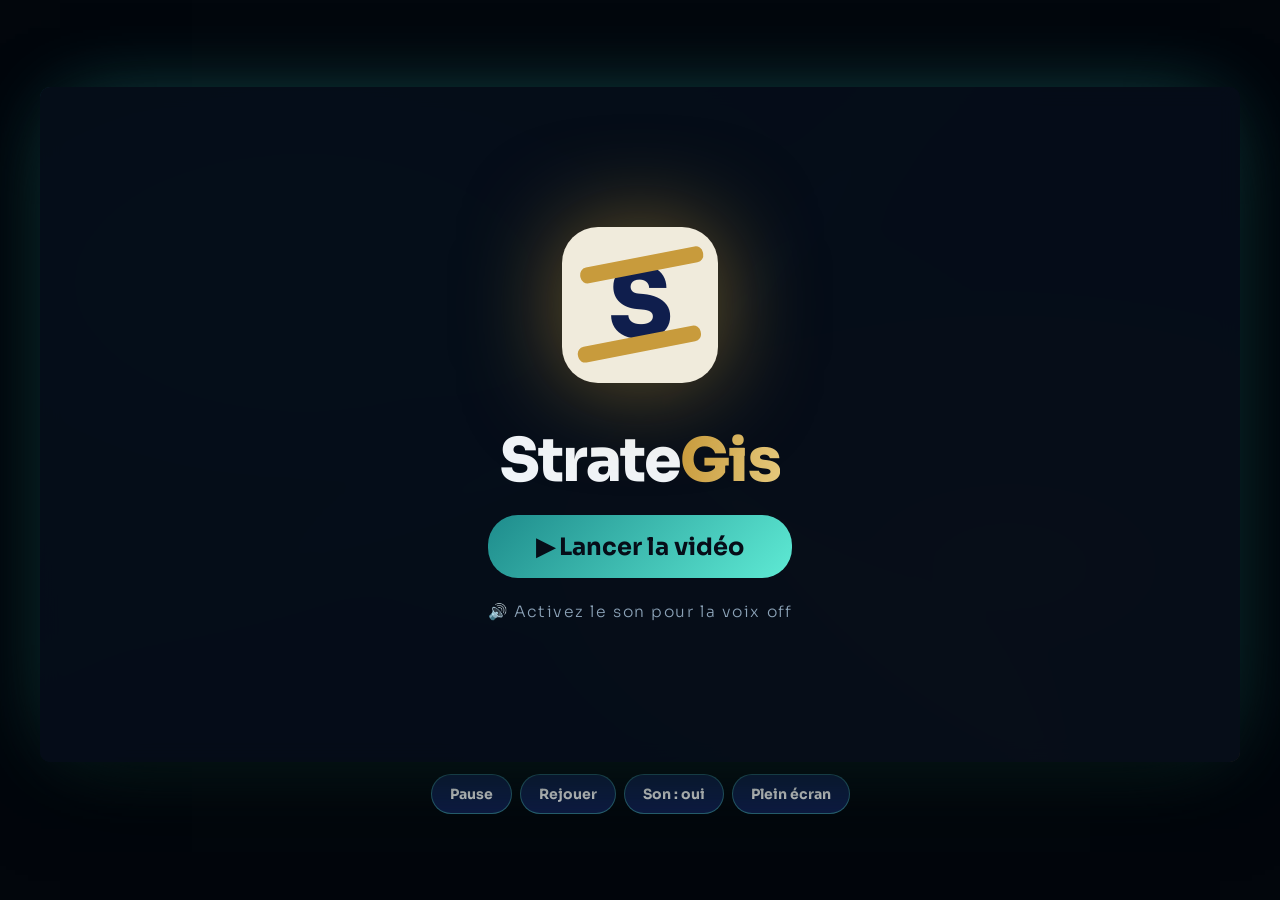
<file: _render.html>
<!DOCTYPE html>
<html lang="fr"><head><meta charset="UTF-8">
<meta name="viewport" content="width=device-width, initial-scale=1, viewport-fit=cover">
<title>StrateGis — Vidéo promotionnelle</title>
<link href="https://fonts.googleapis.com/css2?family=Sora:wght@300;600;800&family=Manrope:wght@500;700&display=swap" rel="stylesheet">
<style>
:root{--n:#060D18;--n2:#0F1E4D;--g:#C89B3C;--g2:#E4C77A;--t:#1E8C8C;--t3:#5EEAD4;--m:#8CA3B8;--e:cubic-bezier(.16,1,.3,1);box-sizing:border-box;padding-top:env(safe-area-inset-top,0px);padding-bottom:env(safe-area-inset-bottom,0px)}
*{box-sizing:border-box;margin:0}
html,body{height:100%;background:#02060C;font-family:Manrope,system-ui,sans-serif;color:#F0F4F8;overflow:hidden}
body{display:flex;flex-direction:column;align-items:center;justify-content:center;gap:12px;padding:8px}
#v{width:min(100%,1200px);aspect-ratio:16/9;position:relative;overflow:hidden;background:var(--n);container-type:inline-size;border-radius:10px;box-shadow:0 30px 90px -20px #000,0 0 80px -30px #1E8C8C}
#v:fullscreen{width:100vw;border-radius:0;aspect-ratio:auto;height:100vh}
.bg{position:absolute;inset:-20%;background:radial-gradient(40% 40% at 30% 35%,#1E8C8C66,transparent),radial-gradient(40% 40% at 72% 65%,#C89B3C44,transparent);animation:sw 5s ease-in-out infinite alternate}
@keyframes sw{to{transform:rotate(8deg) scale(1.15)}}
.rays{position:absolute;inset:-60%;background:conic-gradient(transparent 0 8%,#5EEAD41a 11%,transparent 14% 33%,#E4C77A18 36%,transparent 39% 66%,#1E8C8C1a 69%,transparent 72%);animation:rot 9s linear infinite}
@keyframes rot{to{transform:rotate(360deg)}}
.p{position:absolute;bottom:-3cqw;border-radius:50%;animation:fl linear infinite;box-shadow:0 0 1cqw currentColor}
@keyframes fl{to{transform:translateY(-60cqw);opacity:0}}
.s{position:absolute;inset:0;display:flex;align-items:center;justify-content:center;visibility:hidden;padding:4cqw}
.s.on{visibility:visible}
.s .r,.s .l,.s .rt,.s .z{opacity:0}
.s.on .r{animation:r .55s var(--e) forwards}.s.on .l{animation:l .55s var(--e) forwards}.s.on .rt{animation:rt .6s var(--e) forwards}.s.on .z{animation:z .6s cubic-bezier(.3,1.6,.5,1) forwards}
.s.on [style*="--i"]{animation-delay:calc(var(--i)*.12s + .1s)}
@keyframes r{from{opacity:0;transform:translateY(4cqw)}to{opacity:1;transform:none}}
@keyframes l{from{opacity:0;transform:translateX(-8cqw)}to{opacity:1;transform:none}}
@keyframes rt{from{opacity:0;transform:translateX(9cqw) rotate(4deg) scale(.9)}to{opacity:1;transform:none}}
@keyframes z{from{opacity:0;transform:scale(.2) rotate(-12deg)}to{opacity:1;transform:none}}
#wp{position:absolute;inset:0;z-index:20;pointer-events:none;background:linear-gradient(100deg,var(--t3),var(--g2));clip-path:inset(0 100% 0 0)}
#wp.go{animation:wp .55s cubic-bezier(.7,0,.3,1)}
@keyframes wp{0%{clip-path:inset(0 100% 0 0)}45%{clip-path:inset(0)}100%{clip-path:inset(0 0 0 100%)}}
.c{position:relative;z-index:2;text-align:center}
.logo{width:13cqw;height:13cqw;margin:0 auto 2cqw;border-radius:3cqw;background:#F0EBDC;color:var(--n2);font:800 8cqw Sora;display:grid;place-items:center;box-shadow:0 0 8cqw #C89B3C88;position:relative;overflow:hidden}
.logo::after{content:"";position:absolute;top:12%;left:10%;right:10%;height:10%;background:var(--g);border-radius:.6cqw;transform:rotate(-11deg);transform-origin:right center}
.logo::before{content:"";position:absolute;bottom:12%;left:10%;right:10%;height:10%;background:var(--g);border-radius:.6cqw;transform:rotate(-11deg);transform-origin:left center}
h1{font:800 8cqw/1 Sora;letter-spacing:-.04em;display:flex;justify-content:center}
h1 span{display:inline-block;opacity:0}
.s.on h1 span{animation:z .5s cubic-bezier(.3,1.6,.5,1) forwards;animation-delay:calc(var(--i)*.05s + .3s)}
.gd{background:linear-gradient(100deg,var(--g),var(--g2),var(--g));background-size:200%;-webkit-background-clip:text;background-clip:text;color:transparent;animation:sh 1.5s linear infinite}
@keyframes sh{to{background-position:-200%}}
.tag{font:300 1.8cqw Sora;letter-spacing:.3em;text-transform:uppercase;color:var(--m);margin-top:1.6cqw}
.kw{font:800 12cqw/1 Sora;letter-spacing:-.04em;position:absolute;opacity:0;color:#fff;text-shadow:0 0 3cqw currentColor}
.s.on .kw{animation:kw .5s linear forwards;animation-delay:calc(var(--i)*.42s)}
@keyframes kw{0%{opacity:0;transform:scale(2.2);filter:blur(1cqw)}15%{opacity:1;transform:scale(1);filter:none}85%{opacity:1}100%{opacity:0;transform:scale(.9)}}
.sv{display:grid;grid-template-columns:1fr 1.1fr;gap:4cqw;align-items:center;width:100%;position:relative;z-index:2}
.sv.rv .tx{order:2}
.bd{display:inline-block;padding:.7cqw 1.8cqw;border-radius:9cqw;background:#5EEAD426;border:1px solid #5EEAD466;color:var(--t3);font:700 1.5cqw Manrope;letter-spacing:.1em;text-transform:uppercase;position:relative}
.bd::before{content:"";position:absolute;left:-1cqw;top:50%;transform:translateY(-50%);width:.7cqw;height:.7cqw;background:var(--t3);border-radius:50%;box-shadow:0 0 1.5cqw var(--t3);animation:dot 1s infinite}
@keyframes dot{50%{opacity:.4;transform:translateY(-50%) scale(1.4)}}
h2{font:800 5cqw/1.04 Sora;letter-spacing:-.03em;margin:1.6cqw 0 1.2cqw}
.sv p{font-size:1.7cqw;color:var(--m);line-height:1.5}
.ft{display:flex;flex-wrap:wrap;gap:.8cqw;margin-top:1.8cqw}
.ft span{padding:.6cqw 1.4cqw;border-radius:9cqw;border:1px solid #fff3;background:#ffffff0d;font:700 1.35cqw Manrope;position:relative;overflow:hidden}
.ft span::after{content:"";position:absolute;top:0;left:-100%;width:100%;height:100%;background:linear-gradient(90deg,transparent,#5EEAD44d,transparent);animation:shine 2s infinite}
.ft span:nth-child(2)::after{animation-delay:.3s}
.ft span:nth-child(3)::after{animation-delay:.6s}
@keyframes shine{to{left:100%}}
.vis{position:relative}
.vis:before{content:"";position:absolute;inset:-2cqw;background:linear-gradient(135deg,#C89B3C66,#1E8C8C66);filter:blur(4cqw);z-index:-1;animation:glow 2s ease-in-out infinite alternate}
@keyframes glow{to{filter:blur(5cqw);opacity:.7}}
.fr{position:relative;aspect-ratio:16/9;border-radius:2cqw;overflow:hidden;border:1px solid #fff3;background:#0a1830;animation:fg 1.2s ease-in-out infinite alternate}
@keyframes fg{to{box-shadow:0 0 5cqw #5EEAD4aa}}
.fr img{position:absolute;inset:0;width:100%;height:100%;object-fit:cover;z-index:2;animation:kb 3s ease-out forwards}
@keyframes kb{from{transform:scale(1)}to{transform:scale(1.12)}}
.mk{position:absolute;inset:0;padding:2cqw;display:flex;flex-direction:column;gap:1cqw;background:linear-gradient(135deg,#0F1E4D,#060D18)}
.mk i{display:block;border-radius:.8cqw;background:linear-gradient(90deg,#1E8C8C,#5EEAD4);height:1.4cqw;width:0;animation:bar 1.2s var(--e) forwards}
@keyframes bar{to{width:var(--w)}}
.mk .bx{height:7cqw;width:auto;background:#5EEAD41f;border:1px solid #5EEAD44d;opacity:0;animation:r .6s var(--e) forwards;border-radius:1cqw}
.mk .gr{display:flex;gap:1cqw}.mk .gr .bx{flex:1}
.mk .ph{width:9cqw;height:17cqw;border-radius:1.6cqw;border:.3cqw solid var(--t3);background:#5EEAD412;padding:1cqw;display:flex;flex-direction:column;gap:.7cqw;opacity:0;animation:r .6s var(--e) forwards}
.mk .row{flex-direction:row;justify-content:center;align-items:center;gap:2cqw}
.mk .sb{width:7cqw;background:#5EEAD41f;border-radius:1cqw;height:100%;opacity:0;animation:r .6s forwards}
.fl{position:absolute;z-index:4;padding:.8cqw 1.5cqw;border-radius:9cqw;background:linear-gradient(135deg,var(--g),var(--g2));color:var(--n);font:800 1.4cqw Sora;box-shadow:0 1cqw 3cqw #0008;animation:bob 1.4s ease-in-out infinite alternate}
@keyframes bob{to{transform:translateY(-1cqw) rotate(-3deg)}}
.ct{display:grid;grid-template-columns:.85fr 1.15fr;gap:4cqw;align-items:center;width:100%;position:relative;z-index:2}
.win{background:#060d18ee;border:1px solid #5EEAD44d;border-radius:2cqw;overflow:hidden;position:relative;box-shadow:0 0 5cqw #1E8C8C88;animation:glow 2s ease-in-out infinite alternate}
.wh{padding:1.2cqw 2cqw;border-bottom:1px solid #fff1;font:700 1.2cqw Sora;color:#fffa;display:flex;gap:.6cqw;align-items:center}
.wh i{width:1cqw;height:1cqw;border-radius:50%;background:#ff5f57}.wh i+i{background:#febc2e}.wh i+i+i{background:#28c840}
.wh::after{content:"";width:.7cqw;height:.7cqw;border-radius:50%;background:#4ADE80;margin-left:auto;box-shadow:0 0 1cqw #4ADE80;animation:dot 1.5s infinite}
#cb{height:22cqw;padding:1.6cqw;display:flex;flex-direction:column;gap:1cqw;overflow:hidden}
.m{max-width:88%;padding:1cqw 1.4cqw;border-radius:1.4cqw;font-size:1.3cqw;line-height:1.4;white-space:pre-line;animation:r .3s var(--e)}
.m.u{align-self:flex-end;background:#6C63FF;border-bottom-right-radius:.4cqw}
.m.a{background:#ffffff10;border:1px solid #5EEAD44d;border-left:.3cqw solid var(--t3);border-bottom-left-radius:.4cqw}
.m.typing{display:inline-flex;gap:.5cqw;padding:1.2cqw 1.6cqw}
.m.typing i{width:.8cqw;height:.8cqw;border-radius:50%;background:var(--t3);animation:tb .8s infinite}
.m.typing i:nth-child(2){animation-delay:.15s}
.m.typing i:nth-child(3){animation-delay:.3s}
@keyframes tb{30%{transform:translateY(-.8cqw);opacity:1}}
.in{margin:0 1.6cqw 1.6cqw;padding:1cqw 1.6cqw;border-radius:9cqw;background:#ffffff10;font-size:1.3cqw;color:var(--m);min-height:3.6cqw;display:flex;align-items:center;gap:.3cqw}
.in:after{content:"|";color:var(--t3);animation:bl .6s infinite}@keyframes bl{50%{opacity:0}}
.st{display:grid;grid-template-columns:repeat(4,1fr);gap:2cqw;width:100%;position:relative;z-index:2;text-align:center}
.st div{padding:3cqw 1.4cqw;border-radius:2cqw;background:#ffffff0d;border:1px solid #5EEAD44d;position:relative;overflow:hidden}
.st div::before{content:"";position:absolute;inset:0;background:radial-gradient(circle at 50% 0%,#5EEAD41a,transparent 70%)}
.st b{display:block;font:800 5.4cqw Sora;position:relative}.st small{display:block;font-size:1.5cqw;color:var(--m);margin-top:1cqw;position:relative}
.cta{display:inline-block;margin-top:3cqw;padding:1.8cqw 4cqw;border-radius:9cqw;background:linear-gradient(135deg,var(--t),var(--t3));color:var(--n);font:800 2.2cqw Sora;animation-name:z,pu !important;animation-duration:.6s,1.1s;animation-iteration-count:1,infinite;animation-delay:.8s,1.6s;position:relative;overflow:hidden}
.cta::before{content:"";position:absolute;top:0;left:-100%;width:100%;height:100%;background:linear-gradient(90deg,transparent,#ffffff99,transparent);animation:shine 1.5s infinite}
@keyframes pu{50%{box-shadow:0 0 0 2cqw #5EEAD433;transform:scale(1.05)}}
.ci{margin-top:2.4cqw;font-size:1.9cqw;color:var(--m)}.ci b{color:var(--t3)}
#bar{position:absolute;left:0;bottom:0;height:.6cqw;width:0;background:linear-gradient(90deg,var(--t),var(--g),var(--t3));background-size:200% 100%;z-index:30;animation:sh 2s linear infinite;box-shadow:0 0 1cqw #5EEAD4}
#ov{position:absolute;inset:0;z-index:40;background:#060d18f5;backdrop-filter:blur(10px);display:flex;flex-direction:column;align-items:center;justify-content:center;gap:2cqw;text-align:center}
#ov.h{display:none}
#ov .logo{animation:pu 1.2s infinite}
#ov .title{font:800 5cqw/1 Sora;letter-spacing:-.03em;display:flex}
button{font:700 14px Sora,sans-serif;padding:10px 18px;border-radius:30px;border:1px solid #5EEAD466;background:#0F1E4D;color:#fff;cursor:pointer;transition:all .2s}
button:hover{border-color:var(--t3);transform:translateY(-2px);box-shadow:0 8px 20px -8px var(--t3)}
button:focus-visible{outline:2px solid var(--g2)}
#go{font-size:2cqw;padding:1.4cqw 4cqw;background:linear-gradient(135deg,var(--t),var(--t3));color:var(--n);border:0}
#ct{display:flex;gap:8px;flex-wrap:wrap;justify-content:center}
#voice-warn{position:absolute;bottom:2cqw;left:50%;transform:translateX(-50%);padding:.8cqw 2cqw;border-radius:9cqw;background:#C89B3C33;border:1px solid #C89B3C;font-size:1.2cqw;color:var(--g2);z-index:41;display:none}
@media (prefers-reduced-motion:reduce){.bg,.rays{animation:none}}
</style></head><body>
<div id="v">
<div class="bg"></div><div class="rays"></div><div id="ps"></div>

<!-- Timing d'origine restauré -->
<section class="s" data-d="5090" data-vo="StrateGis. Votre partenaire digital.">
 <div class="c"><div class="logo z">S</div>
 <h1 id="t1"></h1><p class="tag r" style="--i:6">Votre partenaire digital</p></div>
</section>

<section class="s" data-d="7923" data-vo="Web. Mobile. Desktop. Intelligence artificielle.">
 <div class="kw" style="--i:0">WEB</div><div class="kw" style="--i:1;color:var(--t3)">MOBILE</div><div class="kw" style="--i:2;color:var(--g2)">DESKTOP</div><div class="kw gd" style="--i:3">IA</div>
</section>

<section class="s sv-s" data-d="3892" data-vo="Sites vitrines rapides et optimisés." data-k="web">
 <div class="sv"><div class="tx"><span class="bd l">Web</span><h2 class="l" style="--i:1">Site vitrine</h2><p class="r" style="--i:2">Élégant, rapide et responsive pour attirer vos clients.</p><div class="ft r" style="--i:3"><span>Design sur mesure</span><span>SEO</span><span>Responsive</span></div></div>
 <div class="vis rt"><div class="fl" style="top:-1.5cqw;right:-1cqw">+ Clients</div><div class="fr"><div class="mk" data-m="web"></div><img src="img/service-web.jpg" alt="" onerror="this.remove()"></div></div></div>
</section>

<section class="s sv-s" data-d="4108" data-vo="Applications mobiles iOS et Android." data-k="mobile">
 <div class="sv rv"><div class="tx"><span class="bd l">Mobile · iOS</span><h2 class="l" style="--i:1">Applications mobiles</h2><p class="r" style="--i:2">iOS et Android, publiées sur l'App Store et Google Play.</p><div class="ft r" style="--i:3"><span>Flutter</span><span>Notifications</span><span>Hors-ligne</span></div></div>
 <div class="vis rt"><div class="fl" style="top:-1.5cqw;left:-1cqw">App Store ✓</div><div class="fr"><div class="mk row" data-m="mobile"></div><img src="img/service-mobile.jpg" alt="" onerror="this.remove()"></div></div></div>
</section>

<section class="s sv-s" data-d="5116" data-vo="Logiciels desktop pour Windows, Mac et Linux." data-k="desktop">
 <div class="sv"><div class="tx"><span class="bd l">Desktop</span><h2 class="l" style="--i:1">Applications desktop</h2><p class="r" style="--i:2">Windows, macOS, Linux. Idéal pour vos outils métiers.</p><div class="ft r" style="--i:3"><span>Multi-OS</span><span>Electron / Tauri</span><span>Mises à jour auto</span></div></div>
 <div class="vis rt"><div class="fl" style="bottom:-1.5cqw;right:-1cqw">3 OS</div><div class="fr"><div class="mk row" data-m="desktop"></div><img src="img/service-desktop.jpg" alt="" onerror="this.remove()"></div></div></div>
</section>

<section class="s" id="sc" data-d="6724" data-vo="Agents IA. Retrouvez l'information dans vos documents, instantanément.">
 <div class="ct"><div><span class="bd l">Agents IA · RAG</span><h2 class="l" style="--i:1">Vos documents<br><span class="gd">répondent.</span></h2><p class="r" style="--i:2;font-size:1.7cqw;color:var(--m)">Posez la question. L'IA cherche et cite ses sources.</p></div>
 <div class="win rt"><div class="fl" style="top:-1.4cqw;right:-1cqw">RAG · IA</div><div class="wh"><i></i><i></i><i></i>&nbsp;Assistant StrateGis</div><div id="cb"></div><div class="in" id="ti"></div></div></div>
</section>

<section class="s" data-d="4348" data-vo="Une méthode claire, des résultats concrets.">
 <div class="c" style="width:100%"><h2 class="r">Une méthode claire.</h2>
 <div class="st">
  <div class="z" style="--i:1"><b class="gd" data-to="100" data-s="%">0</b><small>Satisfaction</small></div>
  <div class="z" style="--i:2"><b class="gd" data-to="4" data-s=" pôles">0</b><small>Web · Mobile · Desktop · IA</small></div>
  <div class="z" style="--i:3"><b class="gd" data-to="24" data-s="h">0</b><small>Réponse à votre devis</small></div>
  <div class="z" style="--i:4"><b class="gd">∞</b><small>Possibilités</small></div>
 </div></div>
</section>

<section class="s" data-d="5884" data-vo="Prêt à démarrer votre projet ? Demandez votre devis gratuit.">
 <div class="c"><h1 style="font-size:6.6cqw;display:block" class="z">Prêt à démarrer<br>votre <span class="gd" style="opacity:1">projet</span> ?</h1>
 <div class="cta z">Demander un devis gratuit</div>
 <p class="ci r" style="--i:6"><b>strategisobf@gmail.com</b> · +226 55 87 49 51</p></div>
</section>

<div id="wp"></div><div id="bar"></div>
<div id="ov"><div class="logo">S</div><div class="title"><span>Strate</span><span class="gd">Gis</span></div><button id="go">▶ Lancer la vidéo</button><p class="tag" style="font-size:1.3cqw;letter-spacing:.1em;text-transform:none;margin-top:0">🔊 Activez le son pour la voix off</p></div>
<div id="voice-warn">⚠️ Voix non disponible — ouvrez dans Chrome ou Edge</div>
</div>
<div id="ct"><button id="pp">Pause</button><button id="rp">Rejouer</button><button id="mu">Son : oui</button><button id="fs">Plein écran</button></div>
<script>
const $=s=>document.querySelector(s),v=$('#v'),S=[...v.querySelectorAll('.s')],D=S.map(s=>+s.dataset.d),T=D.reduce((a,b)=>a+b,0);
// Particules
for(let i=0;i<30;i++){const p=document.createElement('i');p.className='p';const z=.3+Math.random()*.8;const c=Math.random()>.5?'#5EEAD4':'#E4C77A';Object.assign(p.style,{left:Math.random()*100+'%',width:z+'cqw',height:z+'cqw',background:c,color:c,animationDuration:4+Math.random()*5+'s',animationDelay:-Math.random()*8+'s'});$('#ps').appendChild(p)}
// Titre lettre par lettre
$('#t1').innerHTML=[...'StrateGis'].map((c,i)=>`<span style="--i:${i}" ${i>5?'class="gd"':''}>${c}</span>`).join('');
// Maquettes animées
const bar=(w,d)=>`<i style="--w:${w};animation-delay:${d}s"></i>`,bx=d=>`<div class="bx" style="animation-delay:${d}s"></div>`;
const M={web:bar('40%',.2)+bar('85%',.4)+bar('60%',.6)+`<div class="gr">${bx(.8)+bx(1)+bx(1.2)}</div>`,
mobile:[0,.2,.4].map(d=>`<div class="ph" style="animation-delay:${d+.3}s">${bar('90%',d+.6)+bar('60%',d+.8)+bar('80%',d+1)}</div>`).join(''),
desktop:`<div class="sb"></div><div style="flex:1;display:flex;flex-direction:column;gap:1cqw">${bar('50%',.3)+bar('90%',.5)+bar('70%',.7)}<div class="gr">${bx(.9)+bx(1.1)}</div></div>`};
document.querySelectorAll('[data-m]').forEach(e=>e.innerHTML=M[e.dataset.m]);
// Audio
let ac,mute=false;
const tone=(f,t,d,g=.07,ty='sine')=>{if(mute||!ac)return;try{const o=ac.createOscillator(),n=ac.createGain(),n0=ac.currentTime+t;o.type=ty;o.frequency.setValueAtTime(f[0],n0);o.frequency.exponentialRampToValueAtTime(f[1]||f[0],n0+d);n.gain.setValueAtTime(g,n0);n.gain.exponentialRampToValueAtTime(.001,n0+d);o.connect(n).connect(ac.destination);o.start(n0);o.stop(n0+d)}catch(e){}};
const whoosh=()=>tone([700,90],0,.35,.08,'sawtooth'),ping=()=>tone([880,1200],0,.2);
// VOIX ROBUSTE
let fr=null,voiceOK=true;
function lv(){
 if(!('speechSynthesis' in window)){voiceOK=false;$('#voice-warn').style.display='block';return}
 const a=speechSynthesis.getVoices();
 if(a.length===0)return;
 const rules=[
  x=>/fr[-_]FR/i.test(x.lang)&&/Google/i.test(x.name),
  x=>/fr[-_]FR/i.test(x.lang)&&/Microsoft|Natural/i.test(x.name),
  x=>/fr[-_]FR/i.test(x.lang)&&/Amelie|Thomas|Audrey|Marie|Julie|Denise/i.test(x.name),
  x=>/fr[-_]FR/i.test(x.lang),
  x=>/^fr/i.test(x.lang),
 ];
 for(const r of rules){const f=a.find(r);if(f){fr=f;console.log('✅ Voix sélectionnée:',f.name,f.lang);return}}
}
if('speechSynthesis' in window){
 lv();
 speechSynthesis.onvoiceschanged=lv;
 setTimeout(lv,300);setTimeout(lv,1000);setTimeout(lv,2000);
}
const say=t=>{
 if(mute||!voiceOK)return;
 if(!('speechSynthesis' in window))return;
 if(!fr)lv();
 try{
  speechSynthesis.cancel();
  setTimeout(()=>{
   const u=new SpeechSynthesisUtterance(t);
   u.lang='fr-FR';u.rate=1.15;u.pitch=1.05;u.volume=1;
   if(fr)u.voice=fr;
   u.onerror=(e)=>{console.warn('Voice error:',e);voiceOK=false;$('#voice-warn').style.display='block'};
   speechSynthesis.speak(u);
  },100);
 }catch(e){console.warn(e)}
};
// Chat IA
const CH=[['u','Trouve la politique de télétravail dans nos docs RH.'],['a','🔍 247 documents analysés…'],['a','✅ 3 sources :\n📄 Politique_RH_2024.pdf\n📄 Guide_Employe.docx'],['u','Combien de jours par semaine ?'],['a','📊 3 jours max.\n• 1 jour fixe au bureau\n• Accord du manager']];
let tm=[];const at=(f,d)=>tm.push(setTimeout(f,d));
function chat(){
 const b=$('#cb'),ti=$('#ti');b.innerHTML='';ti.textContent='';
 let c=250;
 CH.forEach(([w,x])=>{
  if(w==='u'){
   at(()=>{let i=0;const iv=setInterval(()=>{ti.textContent=x.slice(0,++i);if(i>=x.length)clearInterval(iv)},14);tm.push(iv)},c);
   c+=x.length*14+150;
  }
  if(w==='a'){
   const typ=document.createElement('div');typ.className='m a typing';typ.innerHTML='<i></i><i></i><i></i>';
   at(()=>{b.appendChild(typ);b.scrollTop=1e5},c);
   c+=500;
   at(()=>{typ.remove();const e=document.createElement('div');e.className='m a';e.textContent=x;b.appendChild(e);b.scrollTop=1e5;ping()},c);
   c+=600;
  } else {
   at(()=>{ti.textContent='';const e=document.createElement('div');e.className='m u';e.textContent=x;b.appendChild(e);b.scrollTop=1e5},c);
   c+=250;
  }
 })
}
// Moteur
let cur=-1,t=0,last=0,play=true,run=false;
function show(i){
 cur=i;S.forEach((s,k)=>s.classList.remove('on'));
 const w=$('#wp');w.classList.remove('go');void w.offsetWidth;
 if(i>0){w.classList.add('go');whoosh()}
 setTimeout(()=>{
  if(cur!==i)return;
  S[i].classList.add('on');
  S[i].querySelectorAll('.mk,.fr img').forEach(e=>{e.style.animation='none';void e.offsetWidth;e.style.animation=''});
  S[i].querySelectorAll('[data-to]').forEach(e=>{
   const to=+e.dataset.to,s=e.dataset.s;let n=0;
   const iv=setInterval(()=>{n=Math.min(to,n+Math.ceil(to/18));e.textContent=n+s;if(n>=to)clearInterval(iv)},40)
  });
  tm.forEach(clearTimeout);tm=[];
  if(S[i].id==='sc')chat();
  say(S[i].dataset.vo);
 },i>0?230:0);
}
function loop(n){
 if(!run)return;
 if(play){t+=n-last;if(t>=T){t=0;cur=-1}}
 last=n;
 let a=0,i=0;
 for(;i<D.length-1&&t>=a+D[i];i++)a+=D[i];
 if(i!==cur)show(i);
 $('#bar').style.width=t/T*100+'%';
 requestAnimationFrame(loop)
}
function start(){t=0;cur=-1;play=true;run=true;$('#pp').textContent='Pause';last=performance.now();requestAnimationFrame(loop)}
$('#go').onclick=()=>{
 try{ac=new(window.AudioContext||window.webkitAudioContext)()}catch(e){}
 tone([523,659],0,.4);tone([659,784],.08,.4);
 lv();
 $('#ov').classList.add('h');
 setTimeout(start,250)
};
$('#rp').onclick=()=>{if(!run)return;if('speechSynthesis' in window)speechSynthesis.cancel();t=0;cur=-1;play=true;$('#pp').textContent='Pause'};
$('#pp').onclick=()=>{play=!play;$('#pp').textContent=play?'Pause':'Lecture';if(!play&&'speechSynthesis' in window)speechSynthesis.cancel()};
$('#mu').onclick=()=>{mute=!mute;$('#mu').textContent='Son : '+(mute?'non':'oui');if(mute&&'speechSynthesis' in window)speechSynthesis.cancel()};
$('#fs').onclick=()=>document.fullscreenElement?document.exitFullscreen():v.requestFullscreen&&v.requestFullscreen();
</script></body></html>
</file>
<file: css/style.css>
/* ==========================================================
   Songre Consulting — feuille de style moderne
   Police : Inter · Palette : crème / bleu marine / orange
   ========================================================== */
:root{
  --bg:#f8f7f3;--white:#fff;--ink:#0A2540;--muted:#5a6573;--line:#e2ded6;
  --orange:#D9722E;--orange-hover:#b85d22;--orange-soft:#fbeadf;
  --blue:#0A2540;--blue-hover:#061a2e;--blue-soft:#e8eef5;
  --hero:#f1ede5;--contact:#eef0f4;--foot:#0A2540;
  --radius:10px;--radius-sm:6px;
  --pad:clamp(20px,5vw,72px);--sec:clamp(64px,7vw,104px);--nav-h:88px;
  --ease:cubic-bezier(.2,.7,.2,1);
  --font:'Inter',system-ui,-apple-system,'Segoe UI',Roboto,sans-serif;
  --shadow-sm:0 1px 2px rgba(10,37,64,.05);
  --shadow-md:0 8px 24px -12px rgba(10,37,64,.15);
  --shadow-lg:0 24px 48px -24px rgba(10,37,64,.25);
}
*,*::before,*::after{box-sizing:border-box}
html{scroll-behavior:smooth;scroll-padding-top:100px;-webkit-text-size-adjust:100%}
body{margin:0;background:var(--bg);color:var(--ink);font-family:var(--font);font-size:16px;line-height:1.6;-webkit-font-smoothing:antialiased;text-rendering:optimizeLegibility;overflow-x:clip}
img,video,svg{display:block;max-width:100%}
a{color:inherit;text-decoration:none}
h1,h2,h3,p,ul,ol,figure{margin:0;padding:0}
ul,ol{list-style:none}
button,input,select,textarea{font:inherit;color:inherit}
button{cursor:pointer}
:focus-visible{outline:2px solid var(--orange);outline-offset:3px}
.skip{position:absolute;left:-9999px;top:8px;background:var(--ink);color:#fff;padding:10px 16px;border-radius:var(--radius-sm);z-index:200}
.skip:focus{left:8px}

.wrap{width:100%;max-width:1320px;margin-inline:auto;padding-inline:var(--pad)}
.muted{color:var(--muted)}
.small{font-size:13px}

#prog{position:fixed;left:0;top:0;height:3px;width:100%;background:linear-gradient(90deg,var(--blue),var(--orange));transform:scaleX(0);transform-origin:0 50%;z-index:120;pointer-events:none}

/* ---------- Typographie ---------- */
.h2{font-weight:600;font-size:clamp(30px,3.4vw,46px);line-height:1.15;letter-spacing:-.02em;color:var(--blue)}
.eyebrow{display:inline-flex;align-items:center;gap:10px;font-size:12px;font-weight:600;text-transform:uppercase;letter-spacing:.08em;color:var(--orange)}
.eyebrow i{width:6px;height:6px;background:var(--orange);border-radius:50%;flex:none;animation:sqPulse 2.6s ease-in-out infinite}
.eyebrow.light{color:#e8e6dc}
@keyframes sqPulse{0%,100%{transform:scale(1);box-shadow:0 0 0 0 rgba(217,114,46,.45)}50%{transform:scale(1.3);box-shadow:0 0 0 6px rgba(217,114,46,0)}}

.js .split .w{display:inline-block;overflow:hidden;vertical-align:top;padding:.12em 0 .16em;margin:-.12em 0 -.16em}
.js .split .w > span{display:inline-block;transform:translateY(112%);transform-origin:0 100%;transition:transform 1s var(--ease);transition-delay:calc(var(--i) * 60ms)}
.js .split.in .w > span{transform:none}

/* ---------- Boutons ---------- */
.btn{position:relative;overflow:hidden;display:inline-flex;align-items:center;justify-content:center;gap:10px;height:52px;padding:0 24px;border-radius:var(--radius-sm);border:1px solid transparent;font-size:14px;font-weight:600;white-space:nowrap;transition:background .25s,color .25s,border-color .25s,transform .25s var(--ease),box-shadow .25s}
.btn svg{width:18px;height:18px;flex:none;transition:transform .3s var(--ease)}
.btn:hover svg{transform:translate(2px,-2px)}
.btn:active{transform:scale(.98)}
.btn-blue{background:var(--blue);color:#fff}
.btn-blue:hover{background:var(--blue-hover);box-shadow:var(--shadow-md)}
.btn-ghost{border-color:var(--line);color:var(--ink);background:var(--white)}
.btn-ghost:hover{border-color:var(--blue);background:var(--blue);color:#fff}
.btn-orange{background:var(--orange);color:#fff}
.btn-orange:hover{background:var(--orange-hover);box-shadow:0 8px 20px -8px rgba(217,114,46,.7)}
.link-u{position:relative;font-size:14px;font-weight:500;padding-bottom:3px}
.link-u::after{content:"";position:absolute;left:0;right:0;bottom:0;height:1px;background:currentColor;transform-origin:left;transition:transform .45s var(--ease)}
.link-u:hover{color:var(--orange)}
.link-u:hover::after{animation:uline .7s var(--ease)}
@keyframes uline{0%{transform:scaleX(1);transform-origin:right}45%{transform:scaleX(0);transform-origin:right}46%{transform-origin:left}100%{transform:scaleX(1);transform-origin:left}}
.rule{border:0;height:1px;background:var(--line);margin:0}

/* ================= NAVIGATION ================= */
.nav{position:sticky;top:0;z-index:100;background:rgba(255,255,255,.92);border-bottom:1px solid var(--line);transition:transform .45s var(--ease),box-shadow .3s,background .3s;-webkit-backdrop-filter:blur(12px);backdrop-filter:blur(12px)}
.nav.hide{transform:translateY(-101%)}
.nav.compact{box-shadow:var(--shadow-sm)}
.nav-in{display:flex;align-items:center;justify-content:space-between;height:var(--nav-h);transition:height .35s var(--ease)}
.nav.compact .nav-in{height:68px}
.brand{display:inline-flex;align-items:center;gap:10px;transition:transform .3s var(--ease)}
.brand:hover{transform:scale(1.02)}
.brand-logo{display:block;width:38px;height:38px;object-fit:contain;flex:none;transition:transform .35s var(--ease)}
.brand:hover .brand-logo{transform:rotate(-6deg) scale(1.05)}
.brand-text{font-weight:700;font-size:20px;letter-spacing:-.02em;line-height:1;color:var(--blue)}
.brand-text .accent{color:var(--orange);font-weight:600}
.nav-links{display:flex;align-items:center;gap:32px;font-size:14px}
.nav-links > a:not(.btn){position:relative;padding:4px 0;color:var(--ink);font-weight:500}
.nav-links > a:not(.btn)::after{content:"";position:absolute;left:0;right:0;bottom:0;height:2px;background:var(--orange);transform:scaleX(0);transform-origin:left;transition:transform .3s var(--ease)}
.nav-links > a:not(.btn):hover::after,.nav-links > a.on::after{transform:scaleX(1)}
.nav-toggle{display:none;width:44px;height:44px;border:1px solid var(--line);background:var(--white);border-radius:var(--radius-sm);position:relative}
.nav-toggle span{position:absolute;left:12px;right:12px;height:1.5px;background:var(--ink);transition:transform .25s,top .25s}
.nav-toggle span:first-child{top:18px}
.nav-toggle span:last-child{top:25px}
.nav-toggle[aria-expanded="true"] span:first-child{top:21px;transform:rotate(45deg)}
.nav-toggle[aria-expanded="true"] span:last-child{top:21px;transform:rotate(-45deg)}

/* ================= ACCUEIL ================= */
.s-hero{position:relative;overflow:hidden;background:var(--hero);border-bottom:1px solid var(--line)}
.s-hero::after{content:"";position:absolute;inset:0;background:radial-gradient(500px circle at var(--mx,72%) var(--my,28%),rgba(217,114,46,.10),transparent 60%);pointer-events:none;transition:opacity .4s}
.s-hero > .wrap,.s-hero > .strip{position:relative;z-index:2}
.shapes{position:absolute;inset:0;z-index:1;pointer-events:none}
.shapes i{position:absolute;display:block;border-radius:50%}
.shapes i:nth-child(1){left:47%;top:15%;width:10px;height:10px;background:var(--orange);animation:drift1 9s ease-in-out infinite}
.shapes i:nth-child(2){left:41%;top:70%;width:48px;height:48px;border:1.5px solid var(--blue);opacity:.25;animation:drift2 11s ease-in-out infinite}
.shapes i:nth-child(3){right:2.5%;top:10%;width:24px;height:24px;border:1.5px solid var(--orange);animation:spinSlow 16s linear infinite}
.shapes i:nth-child(4){left:3%;bottom:18%;width:8px;height:8px;background:var(--blue);animation:drift2 7s ease-in-out infinite reverse}
.shapes i:nth-child(5){right:35%;bottom:12%;width:80px;height:80px;background:radial-gradient(circle,rgba(255,255,255,.6),transparent 70%);animation:drift1 13s ease-in-out infinite}
@keyframes drift1{0%,100%{transform:translate(0,0)}50%{transform:translate(24px,-32px)}}
@keyframes drift2{0%,100%{transform:translate(0,0)}50%{transform:translate(-28px,20px)}}
@keyframes spinSlow{to{transform:rotate(360deg)}}

.hero-grid{display:grid;grid-template-columns:minmax(0,1.1fr) minmax(0,.9fr);gap:64px;padding-block:72px;align-items:center}
.hero-text{display:flex;flex-direction:column;gap:28px;align-items:flex-start}
h1{font-weight:700;font-size:clamp(38px,5vw,72px);line-height:1.05;letter-spacing:-.03em;color:var(--blue)}
h1 .accent{color:var(--orange)}
.lead{font-size:18px;line-height:1.65;max-width:520px;color:var(--muted)}
.actions{display:flex;flex-wrap:wrap;align-items:center;gap:16px 24px;margin-top:8px}
.js .hero-text > :not(h1){opacity:0;animation:fadeUp .9s var(--ease) forwards}
.js .hero-text > .eyebrow{animation-delay:.3s}
.js .hero-text > .lead{animation-delay:.9s}
.js .hero-text > .actions{animation-delay:1.1s}
@keyframes fadeUp{from{opacity:0;transform:translateY(20px)}to{opacity:1;transform:none}}

.hero-fig{position:relative;height:520px;overflow:hidden;border-radius:var(--radius);box-shadow:var(--shadow-lg)}
.js .hero-fig{animation:curtain 1.4s cubic-bezier(.7,0,.2,1) .2s both}
@keyframes curtain{from{clip-path:inset(0 0 100% 0)}to{clip-path:inset(0 0 0 0)}}
.ph{background:linear-gradient(135deg,#f1ede5 0%,#e8eef5 55%,#0A2540 100%);background-size:200% 200%;animation:phShift 10s ease-in-out infinite}
@keyframes phShift{0%,100%{background-position:0% 0%}50%{background-position:100% 100%}}
.hero-fig img{position:absolute;inset:0;width:100%;height:100%;object-fit:cover;transform:translate3d(0,var(--py,0px),0);scale:1.08}
.hero-fig figcaption{position:absolute;left:16px;bottom:16px;display:flex;align-items:center;gap:10px;background:var(--white);color:var(--blue);padding:10px 14px;font-size:11px;font-weight:600;text-transform:uppercase;letter-spacing:.05em;z-index:2;border-radius:var(--radius-sm);box-shadow:var(--shadow-sm)}
.hero-fig figcaption svg{width:14px;height:14px;color:var(--orange)}
.strip{border-top:1px solid var(--line);background:var(--white)}
.strip-in{display:flex;align-items:center;justify-content:space-between;gap:16px;min-height:60px;font-size:12px;color:var(--blue);font-weight:500}
.strip-in p{text-transform:uppercase;letter-spacing:.05em}
.strip-in a{display:flex;align-items:center;gap:10px;color:var(--orange);font-weight:600}
.strip-in svg{width:16px;height:16px}

/* ---------- Bandeau défilant ---------- */
.marq{background:var(--blue);color:#fff;overflow:hidden;padding:16px 0}
.marq-track{display:flex;gap:0;width:max-content;animation:marq 50s linear infinite}
.marq:hover .marq-track{animation-play-state:paused}
.marq span{display:inline-flex;align-items:center;font-size:13px;font-weight:500;letter-spacing:.05em;text-transform:uppercase;white-space:nowrap;padding-right:40px;opacity:.85}
.marq span::after{content:"";width:6px;height:6px;background:var(--orange);border-radius:50%;margin-left:40px}
@keyframes marq{to{transform:translateX(-50%)}}

/* ================= RÉVÉLATIONS ================= */
.js .rv{opacity:0;transform:translateY(28px);transition:opacity .8s var(--ease),transform .8s var(--ease);transition-delay:var(--d,0ms)}
.js .rv.rv-left{transform:translateX(-40px)}
.js .rv.rv-right{transform:translateX(40px)}
.js .rv.in{opacity:1;transform:none}

/* ================= SECTIONS COMMUNES ================= */
.s-about,.s-services,.s-approach,.s-story,.s-values,.s-video,.s-faq,.stats,.band,.contact{padding-block:var(--sec)}
.s-about{background:var(--bg)}
.s-services{background:var(--white)}
.s-approach{background:var(--hero)}
.s-story{background:var(--bg)}
.s-video{background:var(--white)}
.s-faq{background:var(--bg)}

/* ================= À PROPOS ================= */
.about-grid{display:grid;grid-template-columns:minmax(0,280px) minmax(0,1fr);gap:64px;align-items:start}
.about-grid > .eyebrow{padding-top:6px}
.about-main{max-width:900px}
.two-col{display:grid;grid-template-columns:1fr 1fr;gap:40px;margin-top:28px;color:var(--muted);line-height:1.7}
.s-about .rule{margin-top:48px}
.intents{display:flex;justify-content:space-between;gap:16px;padding-block:36px 0;font-size:14px;font-weight:500;color:var(--muted)}
.intents li{transition:color .3s,transform .3s var(--ease)}
.intents li:hover{color:var(--orange);transform:translateY(-3px)}

/* ================= SERVICES ================= */
.sv-head{display:flex;align-items:flex-end;justify-content:space-between;gap:clamp(32px,7vw,100px);margin-top:44px}
.sv-head .h2{max-width:640px}
.sv-head .muted{flex:0 1 420px;line-height:1.65}
.cards{display:grid;grid-template-columns:repeat(3,minmax(0,1fr));gap:24px;margin-top:56px}
.card{position:relative;overflow:hidden;display:flex;flex-direction:column;border:1px solid var(--line);background:var(--white);border-radius:var(--radius);transition:border-color .25s,box-shadow .35s,transform .45s var(--ease)}
.card:hover{border-color:var(--orange);box-shadow:var(--shadow-lg);transform:translateY(-6px)}
.card-art{position:relative;height:180px;overflow:hidden;border-bottom:1px solid var(--line);background-color:#f8f7f3;background-image:radial-gradient(rgba(10,37,64,.06) 1px,transparent 1.3px);background-size:14px 14px}
.card-art.t2{background-color:var(--blue-soft)}
.card-art.t3{background-color:var(--orange-soft)}
.card-art svg{width:100%;height:100%;transition:transform .6s var(--ease);transform:translate(calc(var(--ax,0) * 10px),calc(var(--ay,0) * 8px))}
.card:hover .card-art svg{transform:translate(calc(var(--ax,0) * 10px),calc(var(--ay,0) * 8px)) scale(1.04)}
.card-body{display:flex;flex-direction:column;gap:18px;padding:28px;flex:1}
.card-top{display:flex;align-items:center;justify-content:space-between;font-size:12px;font-weight:600;color:var(--muted)}
.card-top .ico{width:28px;height:28px;color:var(--orange);transition:transform .5s var(--ease)}
.card:hover .card-top .ico{transform:rotate(-10deg) scale(1.15)}
.card h3{font-weight:700;font-size:22px;line-height:1.25;color:var(--blue)}
.card p{color:var(--muted);line-height:1.65;flex:1;font-size:15px}
.card-foot{display:flex;align-items:flex-start;gap:12px;border-top:1px solid var(--line);padding-top:18px;font-size:12px;font-weight:500;color:var(--muted)}
.card-foot span{flex:1}
.card-foot svg{width:18px;height:18px;color:var(--blue);flex:none;transition:transform .35s var(--ease),color .3s}
.card:hover .card-foot svg{transform:translate(3px,-3px);color:var(--orange)}

/* ---------- Animations illustrations ---------- */
.art *{transform-box:fill-box;transform-origin:center}
.bob{animation:bob 6s ease-in-out infinite}
.d2{animation-delay:-2s}.d3{animation-delay:-4s}
@keyframes bob{0%,100%{transform:translateY(0)}50%{transform:translateY(-4px)}}
.sk{transform-origin:0 50%;animation:skl 4.8s ease-in-out infinite}
.sk.s2{animation-delay:.25s}.sk.s3{animation-delay:.5s}
@keyframes skl{0%{transform:scaleX(0)}18%,86%{transform:scaleX(1)}100%{transform:scaleX(0)}}
.pulse{animation:pulse 2.4s ease-in-out infinite}
@keyframes pulse{0%,100%{transform:scale(1)}50%{transform:scale(1.1)}}
.sunc{animation:sunc 5s ease-in-out infinite}
@keyframes sunc{0%,100%{transform:translate(0,0)}50%{transform:translate(-6px,4px)}}
.cards3 rect{animation:rise 4.8s ease-in-out infinite}
.cards3 rect:nth-child(2){animation-delay:.2s}.cards3 rect:nth-child(3){animation-delay:.4s}
@keyframes rise{0%,10%{opacity:0;transform:translateY(8px)}30%,86%{opacity:1;transform:none}100%{opacity:0}}
.cursor{animation:cur 6s ease-in-out infinite}
@keyframes cur{0%{transform:translate(214px,150px)}22%{transform:translate(120px,126px)}30%{transform:translate(120px,126px) scale(.9)}38%{transform:translate(122px,127px)}58%{transform:translate(262px,98px)}80%{transform:translate(262px,98px)}100%{transform:translate(214px,150px)}}
.feed{animation:feed 5s linear infinite}
@keyframes feed{from{transform:translateY(0)}to{transform:translateY(-76px)}}
.notif{transform-origin:0 50%;animation:notif 6s ease-in-out infinite}
@keyframes notif{0%,12%{opacity:0;transform:translateX(-14px) scale(.85)}22%,68%{opacity:1;transform:none}80%,100%{opacity:0;transform:translateX(10px)}}
.orb-s circle,.orb-s rect{animation:bob 4s ease-in-out infinite}
.orb-s circle:nth-child(2){animation-duration:5s}.orb-s rect{animation-duration:7s}
.hl{animation:hl 4s steps(1,end) infinite}
@keyframes hl{0%{transform:translateY(0)}25%{transform:translateY(18px)}50%{transform:translateY(36px)}75%{transform:translateY(54px)}}
.loadbar{transform-origin:0 50%;animation:load 4s ease-in-out infinite}
@keyframes load{0%{transform:scaleX(.04)}80%,100%{transform:scaleX(1)}}
.cog{animation:spin 7s linear infinite}
@keyframes spin{to{transform:rotate(360deg)}}
.m1{animation:m1 7s ease infinite}
@keyframes m1{0%,3%{opacity:0;transform:translateY(6px)}8%,90%{opacity:1;transform:none}96%,100%{opacity:0}}
.m2{animation:m2 7s ease infinite}
@keyframes m2{0%,12%{opacity:0}16%,34%{opacity:1}38%,100%{opacity:0}}
.m3{animation:m3 7s ease infinite}
@keyframes m3{0%,36%{opacity:0;transform:translateY(6px)}42%,90%{opacity:1;transform:none}96%,100%{opacity:0}}
.td{animation:td 1s ease-in-out infinite}.td2{animation-delay:.15s}.td3{animation-delay:.3s}
@keyframes td{0%,100%{transform:translateY(0)}50%{transform:translateY(-3px)}}
.dash path{stroke-dasharray:4 5;animation:dash 1.2s linear infinite}
@keyframes dash{to{stroke-dashoffset:-18}}
.flow{stroke-dasharray:5 6;animation:dash 1s linear infinite}
.gear{animation:spin 6s linear infinite}
.n3{animation:ping 3.2s ease-out infinite}
@keyframes ping{0%,78%{transform:scale(1)}88%{transform:scale(1.1)}100%{transform:scale(1)}}
.tick{stroke-dasharray:44;animation:tick 3.2s ease infinite}
@keyframes tick{0%,72%{stroke-dashoffset:44}86%,100%{stroke-dashoffset:0}}
.loop{stroke-dasharray:4 5;animation:dash 2s linear infinite}
.bb{transform-origin:50% 100%;animation:grow 5s ease-in-out infinite}
.b2{animation-delay:.12s}.b3{animation-delay:.24s}.b4{animation-delay:.36s}.b5{animation-delay:.48s}
@keyframes grow{0%{transform:scaleY(0)}20%,84%{transform:scaleY(1)}100%{transform:scaleY(0)}}
.ln{stroke-dasharray:220;animation:draw 5s ease-in-out infinite;animation-delay:.6s}
@keyframes draw{0%{stroke-dashoffset:220}38%,84%{stroke-dashoffset:0}100%{stroke-dashoffset:220}}
.pt{animation:blink 5s ease-in-out infinite;animation-delay:.6s}
@keyframes blink{0%,34%{opacity:0;transform:scale(.2)}44%,84%{opacity:1;transform:scale(1)}100%{opacity:0}}
.dn{animation:spin 6s linear infinite}

/* ================= APPROCHE ================= */
.s-approach .h2{margin-top:20px}
.steps{display:grid;grid-template-columns:repeat(4,minmax(0,1fr));gap:32px;margin-top:56px}
.steps li{position:relative;padding-top:24px}
.steps li::before{content:"";position:absolute;top:0;left:0;right:0;height:2px;background:var(--line);transform:scaleX(0);transform-origin:left;transition:transform 1s var(--ease);transition-delay:calc(var(--d,0ms) + 150ms)}
.steps li.in::before{transform:none}
.steps li span{font-size:12px;font-weight:600;display:inline-block;color:var(--orange);letter-spacing:.05em;transition:transform .35s var(--ease)}
.steps h3{font-weight:700;font-size:22px;margin-top:16px;line-height:1.2;color:var(--blue);transition:transform .35s var(--ease)}
.steps li:hover span{transform:translateX(6px)}
.steps li:hover h3{transform:translateX(6px)}
.steps p{margin-top:16px;line-height:1.65;color:var(--muted);font-size:15px}

/* ================= HISTOIRE ================= */
.story-grid{display:grid;grid-template-columns:minmax(0,1fr) minmax(0,1fr);justify-content:space-between;gap:80px;align-items:center}
.story-img{position:relative;height:440px;overflow:hidden;border-radius:var(--radius);box-shadow:var(--shadow-lg)}
.story-img img{position:absolute;inset:0;width:100%;height:100%;object-fit:cover;transform:translate3d(0,var(--py,0px),0);scale:1.1}
.story-fig figcaption{margin-top:14px;font-size:12px;color:var(--muted)}
.story-text{display:flex;flex-direction:column;gap:24px;align-items:flex-start}
.story-text .muted{line-height:1.7}
.quote{color:var(--orange);font-size:clamp(18px,1.6vw,22px);line-height:1.4;font-weight:600;margin-top:8px}

/* ================= CONVICTIONS ================= */
.s-values{position:relative;overflow:hidden;background:var(--blue);color:#fff}
.s-values .h2{color:#fff}
.s-values .eyebrow{color:var(--orange)}
.values{display:grid;grid-template-columns:repeat(3,minmax(0,1fr));gap:40px;margin-top:56px}
.value{position:relative;padding-top:28px}
.value::before{content:"";position:absolute;top:0;left:0;right:0;height:1px;background:rgba(255,255,255,.2)}
.value svg{width:28px;height:28px;color:var(--orange)}
.value h3{font-weight:600;font-size:22px;margin-top:20px;line-height:1.3}
.value p{margin-top:16px;color:#c9d1dc;line-height:1.7;font-size:15px}

/* ================= VIDÉO ================= */
.video-grid{display:grid;grid-template-columns:minmax(0,1fr) minmax(0,1fr);justify-content:space-between;gap:80px;align-items:center}
.video-text{display:flex;flex-direction:column;gap:22px;align-items:flex-start}
.video-text .muted{line-height:1.7}
.video-panel{position:relative;background:var(--blue-soft);padding:16px;border-radius:var(--radius)}
.video-panel video{width:100%;aspect-ratio:16/9;background:#0A2540;object-fit:cover;border-radius:var(--radius-sm)}

/* ================= FAQ ================= */
.faq-grid{display:grid;grid-template-columns:minmax(0,380px) minmax(0,1fr);justify-content:space-between;gap:64px;align-items:start}
.faq-intro{display:flex;flex-direction:column;gap:20px}
.faq-list{border-top:1px solid var(--line)}
.qa{border-bottom:1px solid var(--line);transition:background .3s}
.qa button{width:100%;display:flex;align-items:center;justify-content:space-between;gap:24px;padding:24px 0;background:none;border:0;text-align:left;font-size:17px;font-weight:600;line-height:1.35;color:var(--blue);transition:padding .35s var(--ease),color .3s}
.qa button:hover{padding-left:8px;color:var(--orange)}
.qa button svg{width:18px;height:18px;color:var(--orange);flex:none;transition:transform .4s var(--ease)}
.qa.open button svg{transform:rotate(180deg)}
.qa-body{display:grid;grid-template-rows:0fr;transition:grid-template-rows .4s var(--ease)}
.qa.open .qa-body{grid-template-rows:1fr}
.qa-body > div{overflow:hidden}
.qa-body p{padding:0 40px 24px 0;color:var(--muted);line-height:1.7;font-size:15px}

/* ================= STATS ================= */
.stats{background:var(--white);border-top:1px solid var(--line)}
.stats .wrap{display:grid;grid-template-columns:repeat(3,minmax(0,1fr));gap:40px}
.stat{border-top:2px solid var(--orange);padding-top:24px;min-width:0}
.stat b{display:block;font-weight:700;font-size:clamp(40px,5vw,72px);line-height:1;letter-spacing:-.03em;color:var(--blue);overflow-wrap:anywhere}
.stat span{display:block;margin-top:14px;font-size:14px;color:var(--muted);font-weight:500}

/* ================= BANDEAU CTA ================= */
.band{position:relative;overflow:hidden;background:var(--blue);color:#fff;text-align:center}
.band .wrap{position:relative;z-index:1;display:flex;flex-direction:column;align-items:center;gap:22px}
.band h2{font-weight:700;font-size:clamp(32px,4.4vw,56px);line-height:1.1;letter-spacing:-.02em;color:#fff}
.band h2 em{font-style:normal;color:var(--orange)}
.band p{max-width:540px;color:#c9d1dc;line-height:1.7}

/* ================= CONTACT ================= */
.contact{background:var(--contact)}
.contact-grid{display:grid;grid-template-columns:minmax(0,1fr) minmax(0,1.1fr);justify-content:space-between;gap:80px;align-items:start}
.contact-info{display:flex;flex-direction:column;gap:24px;align-items:flex-start;min-width:0}
.contact-info h2{font-weight:700;font-size:clamp(32px,3.8vw,52px);line-height:1.15;letter-spacing:-.02em;color:var(--blue)}
.contact-info > p{color:var(--muted);line-height:1.7}
.info-list{display:flex;flex-direction:column;gap:16px;margin-top:8px;font-size:15px;font-weight:500;width:100%;min-width:0}
.info-list a,.info-list .loc{display:flex;align-items:center;gap:12px;min-width:0;overflow-wrap:anywhere;transition:color .25s}
.info-list a:hover{color:var(--orange)}
.info-list svg{width:20px!important;height:20px!important;min-width:20px;max-width:20px;flex:none;color:var(--orange)}
.form-wrap{min-width:0;background:var(--white);padding:clamp(24px,4vw,40px);border-radius:var(--radius);box-shadow:var(--shadow-md)}
.form-title{font-weight:700;font-size:22px;margin-bottom:24px;color:var(--blue)}
form{display:flex;flex-direction:column;gap:20px}
.row{display:grid;grid-template-columns:1fr 1fr;gap:16px}
.field{display:flex;flex-direction:column;gap:8px;min-width:0}
label{font-size:13px;font-weight:600;transition:color .25s}
.field:focus-within label{color:var(--orange)}
input[type=text],input[type=email],input[type=tel],select,textarea{width:100%;height:48px;padding:0 14px;background:var(--bg);border:1px solid var(--line);border-radius:var(--radius-sm);font-size:14px;color:var(--ink);transition:border-color .25s,box-shadow .25s,background .25s;appearance:none;-webkit-appearance:none}
textarea{height:120px;padding:14px;resize:vertical;line-height:1.5}
input::placeholder,textarea::placeholder{color:var(--muted)}
select:invalid{color:var(--muted)}
input:focus,select:focus,textarea:focus{outline:none;border-color:var(--orange);background:var(--white);box-shadow:0 0 0 3px rgba(217,114,46,.15)}
.select{position:relative}
.select svg{position:absolute;right:14px;top:50%;width:16px;height:16px;margin-top:-8px;pointer-events:none;color:var(--muted)}
.select select{padding-right:40px}
.field.err input,.field.err select,.field.err textarea{border-color:#b3261e}
.consent{display:flex;align-items:flex-start;gap:10px;font-size:12px;font-weight:400;line-height:1.5;cursor:pointer;color:var(--muted)}
.consent input{appearance:none;-webkit-appearance:none;flex:none;width:18px;height:18px;margin:0;background:var(--white);border:1px solid var(--line);border-radius:3px;display:grid;place-content:center;transition:background .2s,border-color .2s}
.consent input::after{content:"";width:9px;height:5px;border-left:2px solid #fff;border-bottom:2px solid #fff;transform:rotate(-45deg) translate(1px,-1px) scale(0);transition:transform .25s var(--ease)}
.consent input:checked{background:var(--orange);border-color:var(--orange)}
.consent input:checked::after{transform:rotate(-45deg) translate(1px,-1px) scale(1)}
.consent.err input{border-color:#b3261e}
.send{display:flex;align-items:center;justify-content:space-between;gap:16px;flex-wrap:wrap;margin-top:4px}
.req{font-size:11px;color:var(--muted)}
.form-status{display:none;padding:12px 14px;border-radius:var(--radius-sm);font-size:14px;line-height:1.5}
.form-status.show{display:block}
.form-status.ok{background:#e3efe0;color:#1f4d1c;border:1px solid #b7d3b1}
.form-status.ko{background:#f6dedb;color:#7a1d17;border:1px solid #e3b1ab}

/* ================= PIED DE PAGE ================= */
.foot{background:var(--foot);color:#fff;padding-top:64px}
.foot-top{display:flex;justify-content:space-between;gap:48px;align-items:flex-start;flex-wrap:wrap}
.foot-brand{max-width:480px}
.foot-logo{display:inline-flex;align-items:center;gap:12px;font-size:clamp(1.5rem,2.6vw,2rem);font-weight:700;letter-spacing:-.02em;margin:0 0 12px;color:#fff}
.foot-logo .brand-logo{width:40px;height:40px}
.foot-logo .accent{color:var(--orange);font-weight:600}
.foot-tag{font-size:14px;color:#c9d1dc}
.foot-nav{display:flex;flex-wrap:wrap;gap:32px clamp(32px,6vw,80px);padding-top:8px;align-items:flex-start}
.foot-nav > div{display:flex;flex-direction:column;gap:14px}
.foot-h{font-size:11px;font-weight:600;text-transform:uppercase;letter-spacing:.08em;margin-bottom:4px;color:var(--orange)}
.foot-nav a:not(.to-top){font-size:15px;position:relative;align-self:flex-start;transition:transform .3s var(--ease),color .3s;color:#d6dde6}
.foot-nav a:not(.to-top):hover{transform:translateX(6px);color:var(--orange)}
.to-top{display:grid;place-items:center;width:24px;height:24px;margin-left:12px;color:var(--orange)}
.foot .rule{margin-top:40px;background:rgba(255,255,255,.15)}
.foot-bottom{display:flex;justify-content:space-between;gap:16px;flex-wrap:wrap;padding-block:32px 36px;font-size:12px;color:#c9d1dc}

/* ================= RESPONSIVE ================= */
@media (max-width:1200px){
  .steps{grid-template-columns:repeat(2,minmax(0,1fr));row-gap:40px}
  .hero-grid{grid-template-columns:1fr;gap:48px;padding-block:56px}
  .hero-fig{height:420px}
  .story-grid,.video-grid,.contact-grid{gap:48px}
}
@media (max-width:1024px){
  :root{--nav-h:76px}
  .nav-toggle{display:block}
  .nav-links{position:absolute;left:0;right:0;top:100%;z-index:20;flex-direction:column;align-items:stretch;gap:0;background:var(--white);border-bottom:1px solid var(--line);padding:8px var(--pad) 24px;display:none;box-shadow:var(--shadow-md)}
  .nav-links.open{display:flex}
  .nav-links > a:not(.btn){padding:16px 0;border-bottom:1px solid var(--line);font-size:16px}
  .nav-links > a:not(.btn)::after{display:none}
  .nav-links .btn{margin-top:20px}
  .cards{grid-template-columns:repeat(2,minmax(0,1fr))}
  .about-grid{grid-template-columns:1fr;gap:28px}
  .sv-head{flex-direction:column;align-items:flex-start;gap:16px}
  .story-grid,.video-grid,.faq-grid,.contact-grid{grid-template-columns:1fr}
  .story-img{height:clamp(260px,55vw,440px)}
  .values{grid-template-columns:1fr;gap:32px}
  .stats .wrap{gap:28px}
}
@media (max-width:760px){
  .stats .wrap{grid-template-columns:1fr;gap:28px}
}
@media (max-width:640px){
  :root{--nav-h:68px;--sec:56px}
  .brand-logo{width:34px;height:34px}
  .brand-text{font-size:18px}
  .two-col{grid-template-columns:1fr;gap:20px}
  .intents{flex-direction:column;gap:10px}
  .cards{grid-template-columns:1fr}
  .steps{grid-template-columns:1fr}
  .row{grid-template-columns:1fr}
  .lead{font-size:16px}
  .strip-in p{display:none}
  .strip-in{justify-content:flex-end}
  .actions .btn{width:100%}
  .send .btn{width:100%}
  .qa button{font-size:16px}
  .qa-body p{padding-right:0}
  .foot-top{flex-direction:column;gap:32px}
  .foot-bottom{flex-direction:column;gap:8px}
  .hero-fig figcaption{font-size:10px;left:12px;bottom:12px}
  .shapes i:nth-child(2),.shapes i:nth-child(5){display:none}
  .form-wrap{padding:24px 20px}
}

/* ================= MOUVEMENT RÉDUIT ================= */
@media (prefers-reduced-motion:reduce){
  html{scroll-behavior:auto}
  *,*::before,*::after{animation:none!important;transition:none!important}
  .js .rv,.js .hero-text > :not(h1),.js .hero-fig figcaption{opacity:1!important;transform:none!important}
  .js .split .w > span{transform:none!important}
  .js .hero-fig,.js .story-img{clip-path:none!important}
  .js .foot-logo .l{opacity:1!important;transform:none!important}
  .s-about .rule,.story-text .rule{transform:none!important}
  .steps li::before,.value::before{transform:none!important}
  .hero-fig img,.story-img img{scale:1.02}
  .card-art svg{transform:none!important}
  .marq-track{width:auto;flex-wrap:wrap}
}
</file>
